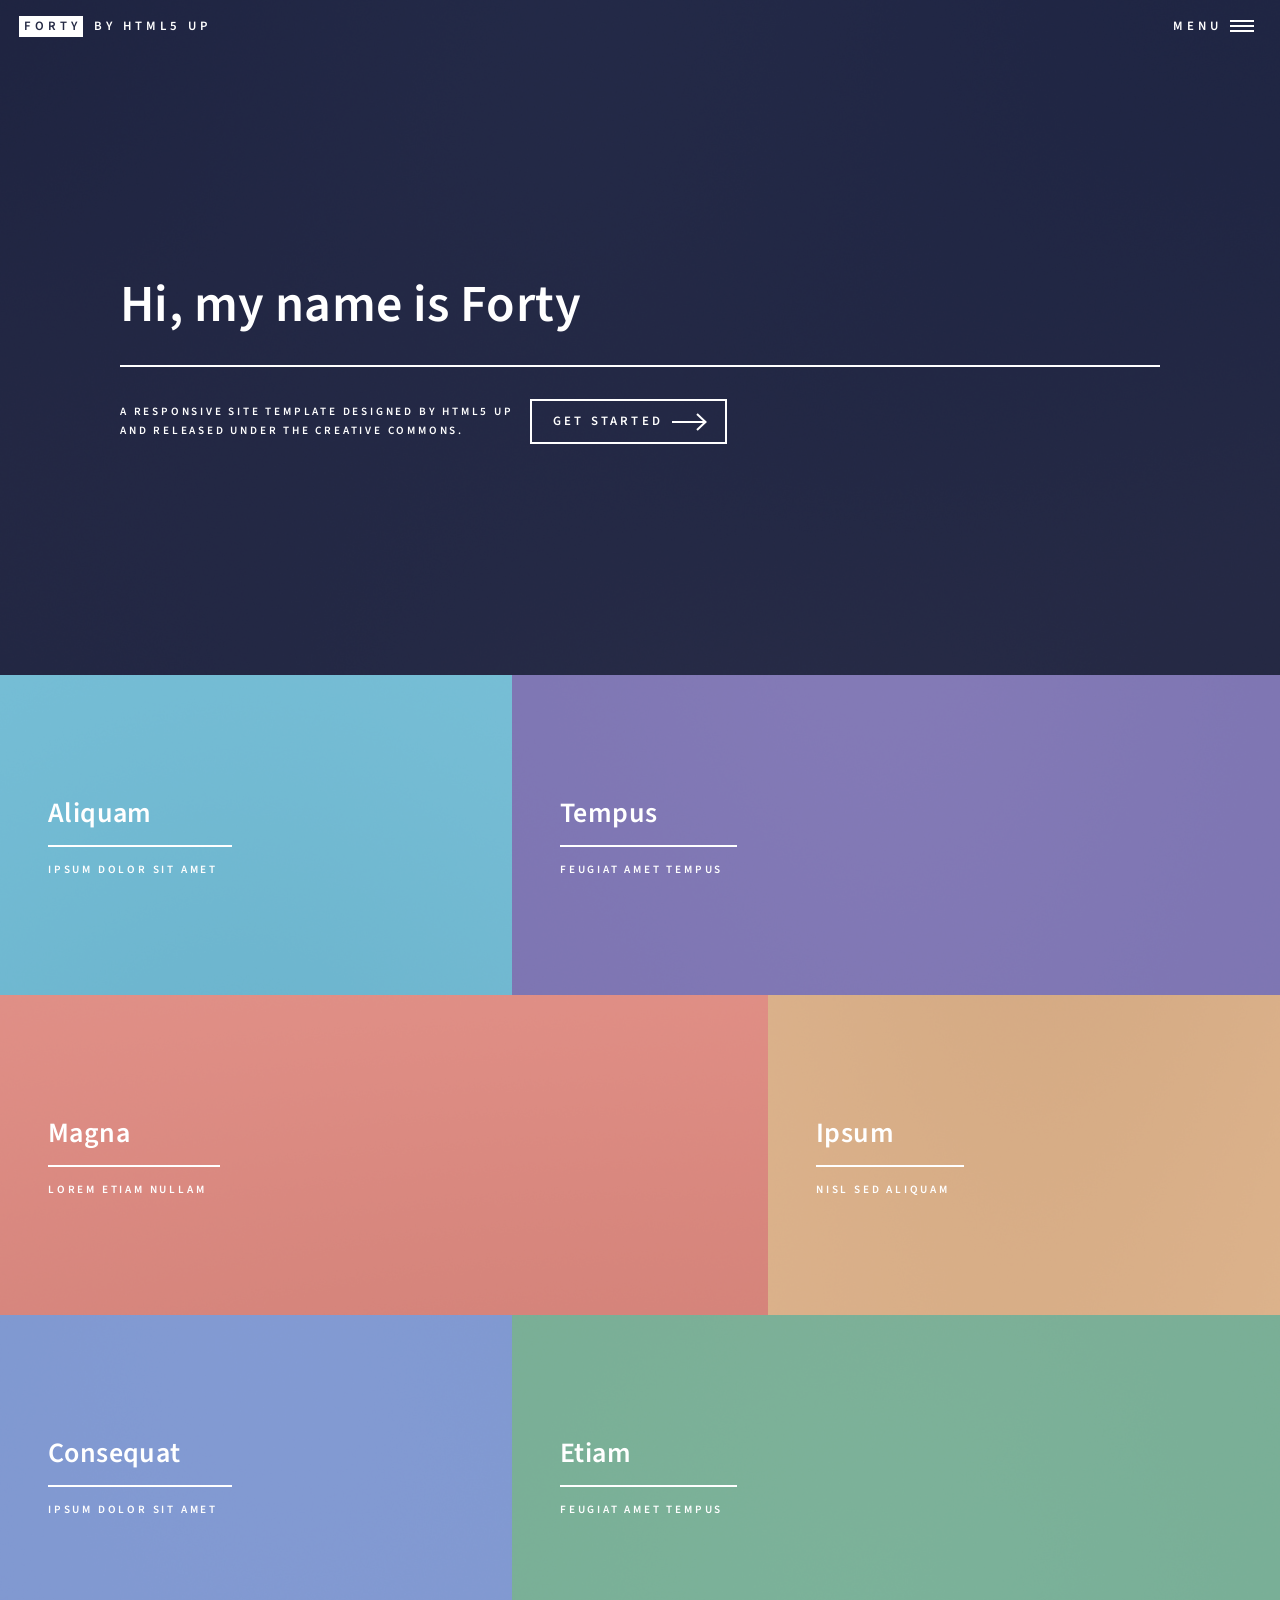
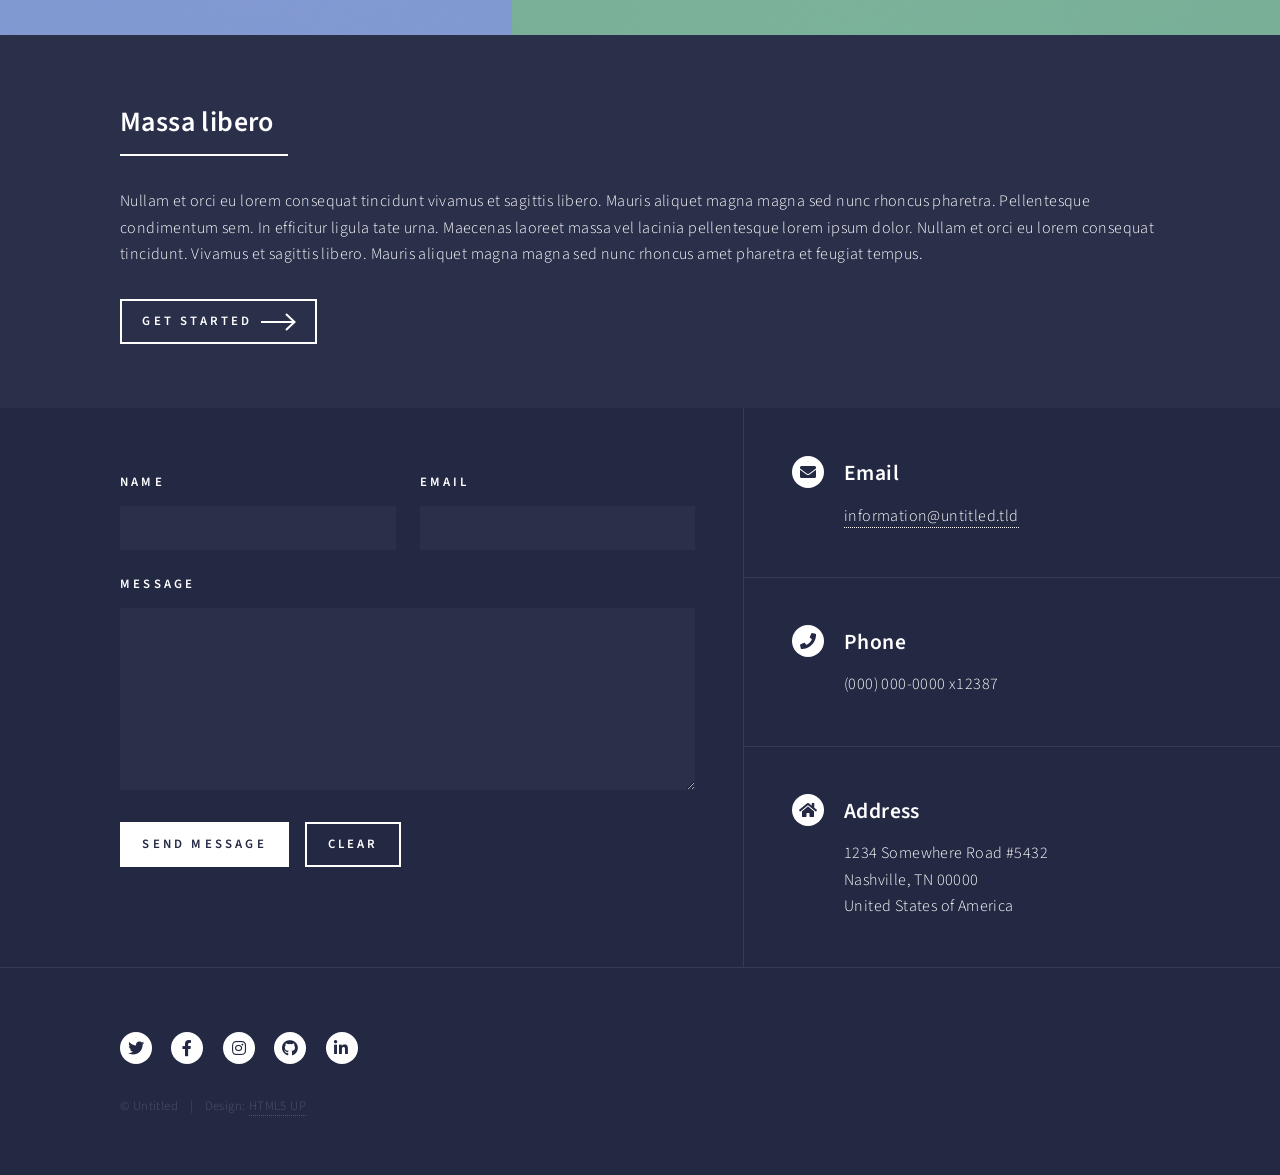
<file: FORTY/index.html>
<!DOCTYPE HTML>
<!--
	Forty by HTML5 UP
	html5up.net | @ajlkn
	Free for personal and commercial use under the CCA 3.0 license (html5up.net/license)
-->
<html>
	<head>
		<title>Forty by HTML5 UP</title>
		<meta charset="utf-8" />
		<meta name="viewport" content="width=device-width, initial-scale=1, user-scalable=no" />
		<link rel="stylesheet" href="assets/css/main.css" />
		<noscript><link rel="stylesheet" href="assets/css/noscript.css" /></noscript>
	</head>
	<body class="is-preload">

		<!-- Wrapper -->
			<div id="wrapper">

				<!-- Header -->
					<header id="header" class="alt">
						<a href="index.html" class="logo"><strong>Forty</strong> <span>by HTML5 UP</span></a>
						<nav>
							<a href="#menu">Menu</a>
						</nav>
					</header>

				<!-- Menu -->
					<nav id="menu">
						<ul class="links">
							<li><a href="index.html">Home</a></li>
							<li><a href="landing.html">Landing</a></li>
							<li><a href="generic.html">Generic</a></li>
							<li><a href="elements.html">Elements</a></li>
						</ul>
						<ul class="actions stacked">
							<li><a href="#" class="button primary fit">Get Started</a></li>
							<li><a href="#" class="button fit">Log In</a></li>
						</ul>
					</nav>

				<!-- Banner -->
					<section id="banner" class="major">
						<div class="inner">
							<header class="major">
								<h1>Hi, my name is Forty</h1>
							</header>
							<div class="content">
								<p>A responsive site template designed by HTML5 UP<br />
								and released under the Creative Commons.</p>
								<ul class="actions">
									<li><a href="#one" class="button next scrolly">Get Started</a></li>
								</ul>
							</div>
						</div>
					</section>

				<!-- Main -->
					<div id="main">

						<!-- One -->
							<section id="one" class="tiles">
								<article>
									<span class="image">
										<img src="images/pic01.jpg" alt="" />
									</span>
									<header class="major">
										<h3><a href="landing.html" class="link">Aliquam</a></h3>
										<p>Ipsum dolor sit amet</p>
									</header>
								</article>
								<article>
									<span class="image">
										<img src="images/pic02.jpg" alt="" />
									</span>
									<header class="major">
										<h3><a href="landing.html" class="link">Tempus</a></h3>
										<p>feugiat amet tempus</p>
									</header>
								</article>
								<article>
									<span class="image">
										<img src="images/pic03.jpg" alt="" />
									</span>
									<header class="major">
										<h3><a href="landing.html" class="link">Magna</a></h3>
										<p>Lorem etiam nullam</p>
									</header>
								</article>
								<article>
									<span class="image">
										<img src="images/pic04.jpg" alt="" />
									</span>
									<header class="major">
										<h3><a href="landing.html" class="link">Ipsum</a></h3>
										<p>Nisl sed aliquam</p>
									</header>
								</article>
								<article>
									<span class="image">
										<img src="images/pic05.jpg" alt="" />
									</span>
									<header class="major">
										<h3><a href="landing.html" class="link">Consequat</a></h3>
										<p>Ipsum dolor sit amet</p>
									</header>
								</article>
								<article>
									<span class="image">
										<img src="images/pic06.jpg" alt="" />
									</span>
									<header class="major">
										<h3><a href="landing.html" class="link">Etiam</a></h3>
										<p>Feugiat amet tempus</p>
									</header>
								</article>
							</section>

						<!-- Two -->
							<section id="two">
								<div class="inner">
									<header class="major">
										<h2>Massa libero</h2>
									</header>
									<p>Nullam et orci eu lorem consequat tincidunt vivamus et sagittis libero. Mauris aliquet magna magna sed nunc rhoncus pharetra. Pellentesque condimentum sem. In efficitur ligula tate urna. Maecenas laoreet massa vel lacinia pellentesque lorem ipsum dolor. Nullam et orci eu lorem consequat tincidunt. Vivamus et sagittis libero. Mauris aliquet magna magna sed nunc rhoncus amet pharetra et feugiat tempus.</p>
									<ul class="actions">
										<li><a href="landing.html" class="button next">Get Started</a></li>
									</ul>
								</div>
							</section>

					</div>

				<!-- Contact -->
					<section id="contact">
						<div class="inner">
							<section>
								<form method="post" action="#">
									<div class="fields">
										<div class="field half">
											<label for="name">Name</label>
											<input type="text" name="name" id="name" />
										</div>
										<div class="field half">
											<label for="email">Email</label>
											<input type="text" name="email" id="email" />
										</div>
										<div class="field">
											<label for="message">Message</label>
											<textarea name="message" id="message" rows="6"></textarea>
										</div>
									</div>
									<ul class="actions">
										<li><input type="submit" value="Send Message" class="primary" /></li>
										<li><input type="reset" value="Clear" /></li>
									</ul>
								</form>
							</section>
							<section class="split">
								<section>
									<div class="contact-method">
										<span class="icon solid alt fa-envelope"></span>
										<h3>Email</h3>
										<a href="#">information@untitled.tld</a>
									</div>
								</section>
								<section>
									<div class="contact-method">
										<span class="icon solid alt fa-phone"></span>
										<h3>Phone</h3>
										<span>(000) 000-0000 x12387</span>
									</div>
								</section>
								<section>
									<div class="contact-method">
										<span class="icon solid alt fa-home"></span>
										<h3>Address</h3>
										<span>1234 Somewhere Road #5432<br />
										Nashville, TN 00000<br />
										United States of America</span>
									</div>
								</section>
							</section>
						</div>
					</section>

				<!-- Footer -->
					<footer id="footer">
						<div class="inner">
							<ul class="icons">
								<li><a href="#" class="icon brands alt fa-twitter"><span class="label">Twitter</span></a></li>
								<li><a href="#" class="icon brands alt fa-facebook-f"><span class="label">Facebook</span></a></li>
								<li><a href="#" class="icon brands alt fa-instagram"><span class="label">Instagram</span></a></li>
								<li><a href="#" class="icon brands alt fa-github"><span class="label">GitHub</span></a></li>
								<li><a href="#" class="icon brands alt fa-linkedin-in"><span class="label">LinkedIn</span></a></li>
							</ul>
							<ul class="copyright">
								<li>&copy; Untitled</li><li>Design: <a href="https://html5up.net">HTML5 UP</a></li>
							</ul>
						</div>
					</footer>

			</div>

		<!-- Scripts -->
			<script src="assets/js/jquery.min.js"></script>
			<script src="assets/js/jquery.scrolly.min.js"></script>
			<script src="assets/js/jquery.scrollex.min.js"></script>
			<script src="assets/js/browser.min.js"></script>
			<script src="assets/js/breakpoints.min.js"></script>
			<script src="assets/js/util.js"></script>
			<script src="assets/js/main.js"></script>

	</body>
</html>
</file>
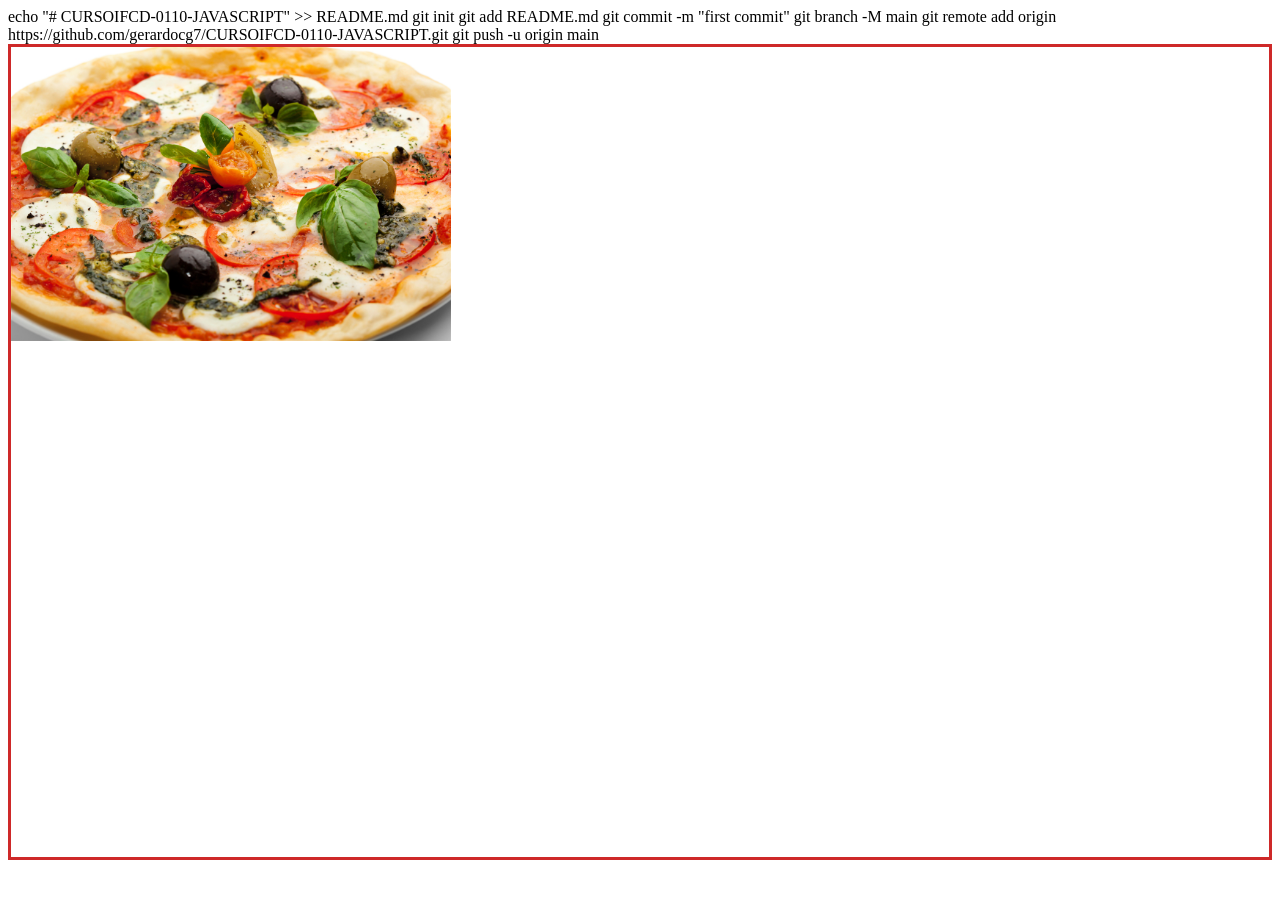
<file: CSS/alingcenter/index.html>
<!DOCTYPE html>
<html lang="en">
<head>echo "# CURSOIFCD-0110-JAVASCRIPT" >> README.md
git init
git add README.md
git commit -m "first commit"
git branch -M main
git remote add origin https://github.com/gerardocg7/CURSOIFCD-0110-JAVASCRIPT.git
git push -u origin main
    <meta charset="UTF-8">
    <meta http-equiv="X-UA-Compatible" content="IE=edge">
    <meta name="viewport" content="width=device-width, initial-scale=1.0">
    <title>Aling Center</title>
    <link href="index.css" rel="stylesheet"/>

    <style>
        .center {
          display: flex;
          justify-content: center;
          align-items: center;
          height: 200px;     
        }
    </style>

</head>

<body>

    <div id="borde">
    <img src="pizza.jpg" width="35%" >
       
    </div>     

</body>
</html>
</file>
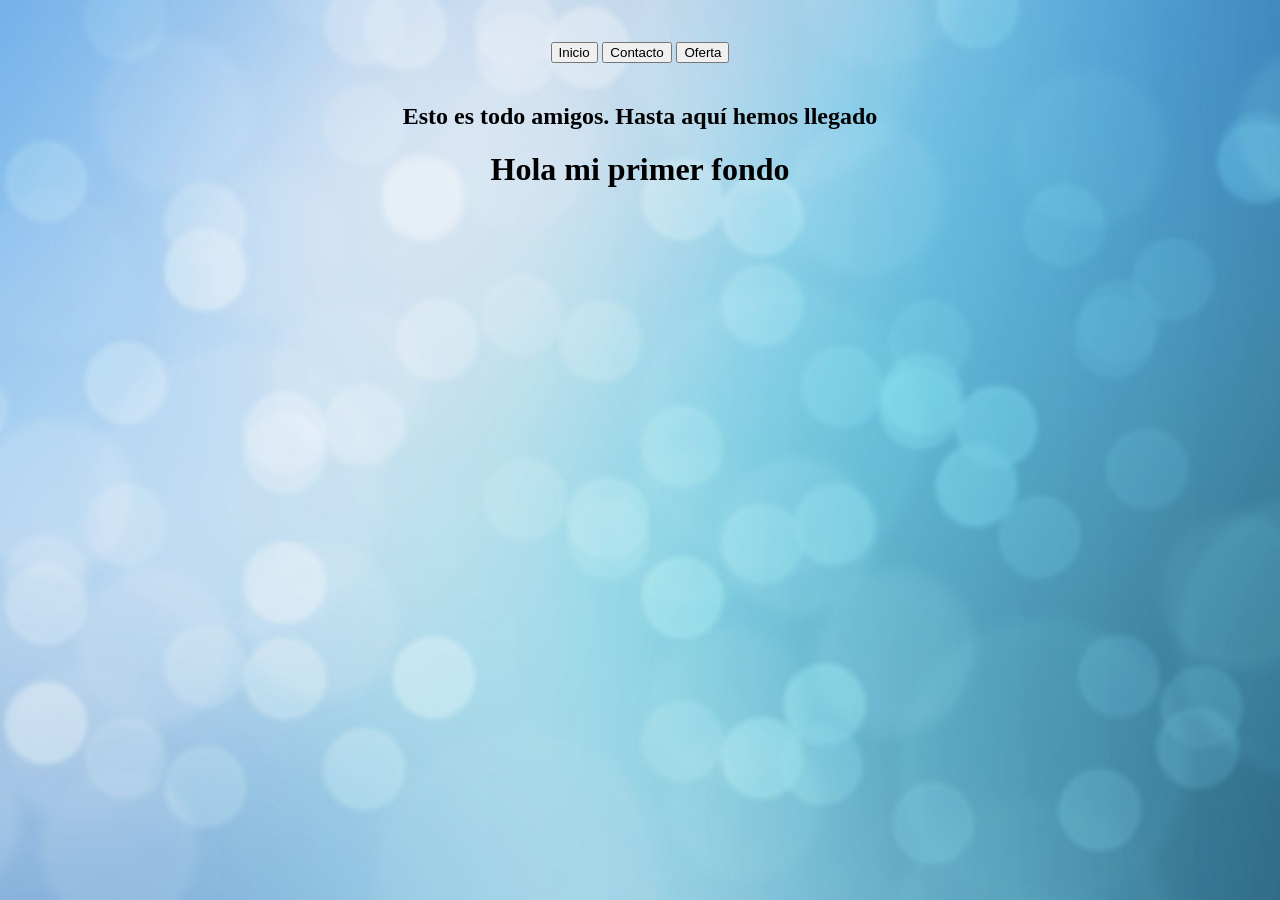
<file: CSS/ejercicio_22_06_13/index.html>
<!DOCTYPE html>
<html lang="en">
<head>
    <meta charset="UTF-8">
    <meta http-equiv="X-UA-Compatible" content="IE=edge">
    <meta name="viewport" content="width=device-width, initial-scale=1.0">
    <title>Mi Presentación</title>
    <link href="css/index.css" rel="stylesheet"/>
</head>

<body>
   <div id="fondo">           
   <h3>
      <button>Inicio<a href="Inicio.html"></a></button>       
      <button>Contacto<a href="Contacto.html"></a></button>     
      <button>Oferta<a href="Oferta.html"></a></button>      
  </h3>
        
   <h2>
      Esto es todo amigos. Hasta aquí hemos llegado    
   </h2>

   <h1>    
      Hola mi primer fondo      
   </h1>
  
   </div>  
     
</body>

</html>
</file>
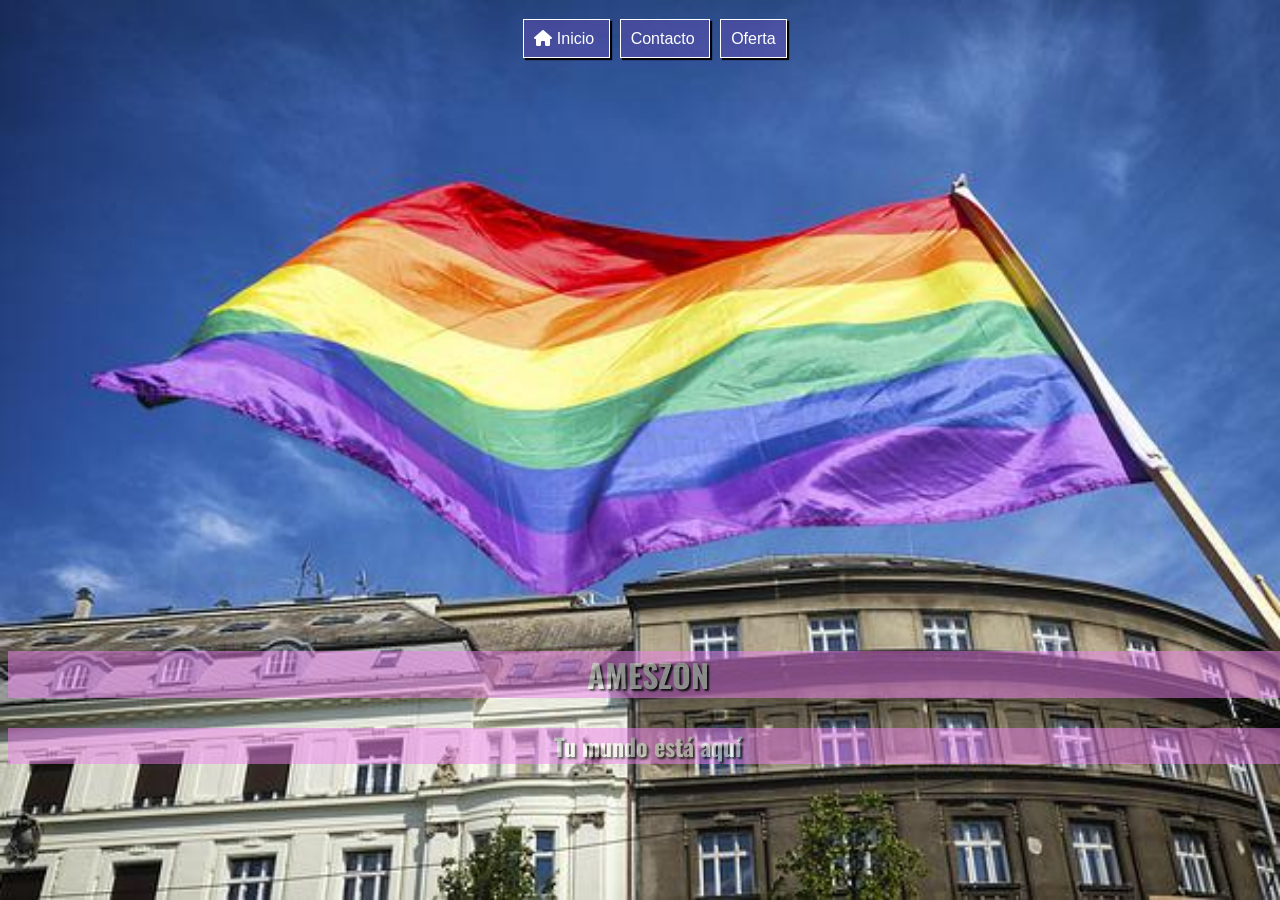
<file: CSS/ejercicio_22_07_04/index.html>
<!DOCTYPE html>
<html lang="en">
<head>
    <meta charset="UTF-8">
    <meta http-equiv="X-UA-Compatible" content="IE=edge">
    <meta name="viewport" content="width=device-width, initial-scale=1.0">
    <link rel="icon" href="img/promotv144.png">
    <title>Hola Background</title>
    <link href="css/index.css" rel="stylesheet" />
    <link href="https://cdnjs.cloudflare.com/ajax/libs/font-awesome/6.1.1/css/all.min.css" rel="stylesheet" />
</head>

<body>
    <!-- Header. esto se insertará dinámicamente con Javascript -->
    <header>
        <nav>
            <a href="index.html">
                <i class="fa-solid fa-house"> </i> Inicio
            </a>
            <a href="contacto.html">
                Contacto
            </a>
            <a href="oferta.html">
                Oferta
            </a>
        </nav>
    </header>
    <div class="background">
        <!--
        Vamos a vincular una hoja de estilos externa y vamos a crear una página
        con un fondo de imagen que cubre toda la página y un título cabacera h1 centrado encima de la
        imagen con color de texto en blanco y sombra de texto.
    -->
    </div>
    
    <h2 class="anih2">Tu mundo está aquí</h2>
    <h1 class="anih1">AMESZON</h1>

</body>

</html>
</file>
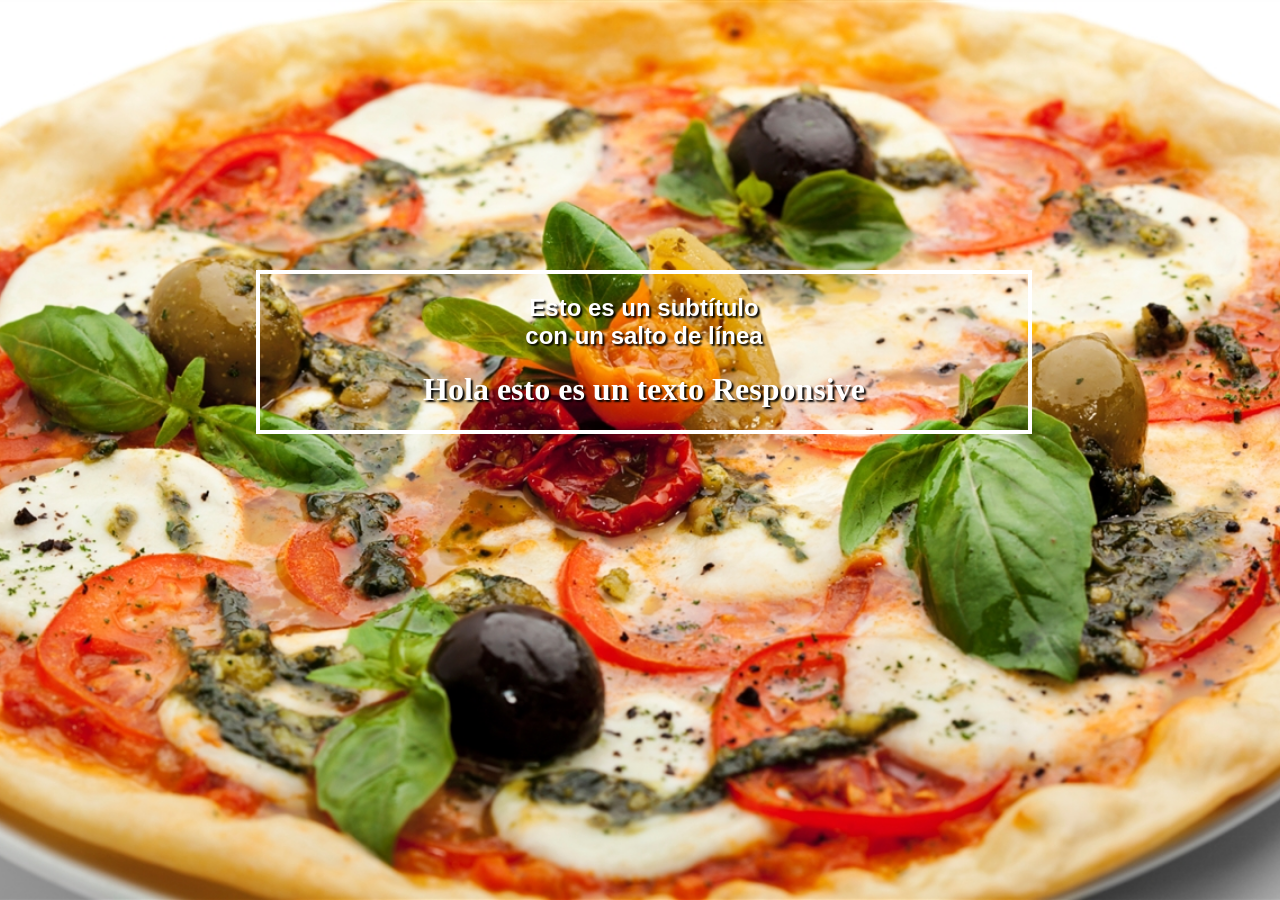
<file: CSS/fonts_style/index.html>
<!DOCTYPE html>
<html lang="en">
<head>
    <meta charset="UTF-8">
    <meta http-equiv="X-UA-Compatible" content="IE=edge">
    <meta name="viewport" content="width=device-width, initial-scale=1.0">
    <title>Fonts</title>
    <link href="index.css" rel="stylesheet"/>
    
</head>
<body>
    <!--Vamos a vincular una hoja de estilos-->
    
    <div id="fondo">

    </div>
    
    <div id="centrado">

       <h2>
            Esto es un subtítulo<br>
            con un salto de línea
       </h2>

       <h1>
            Hola esto es un texto Responsive
       </h1>
    </div>
       
</body>

</html>
</file>
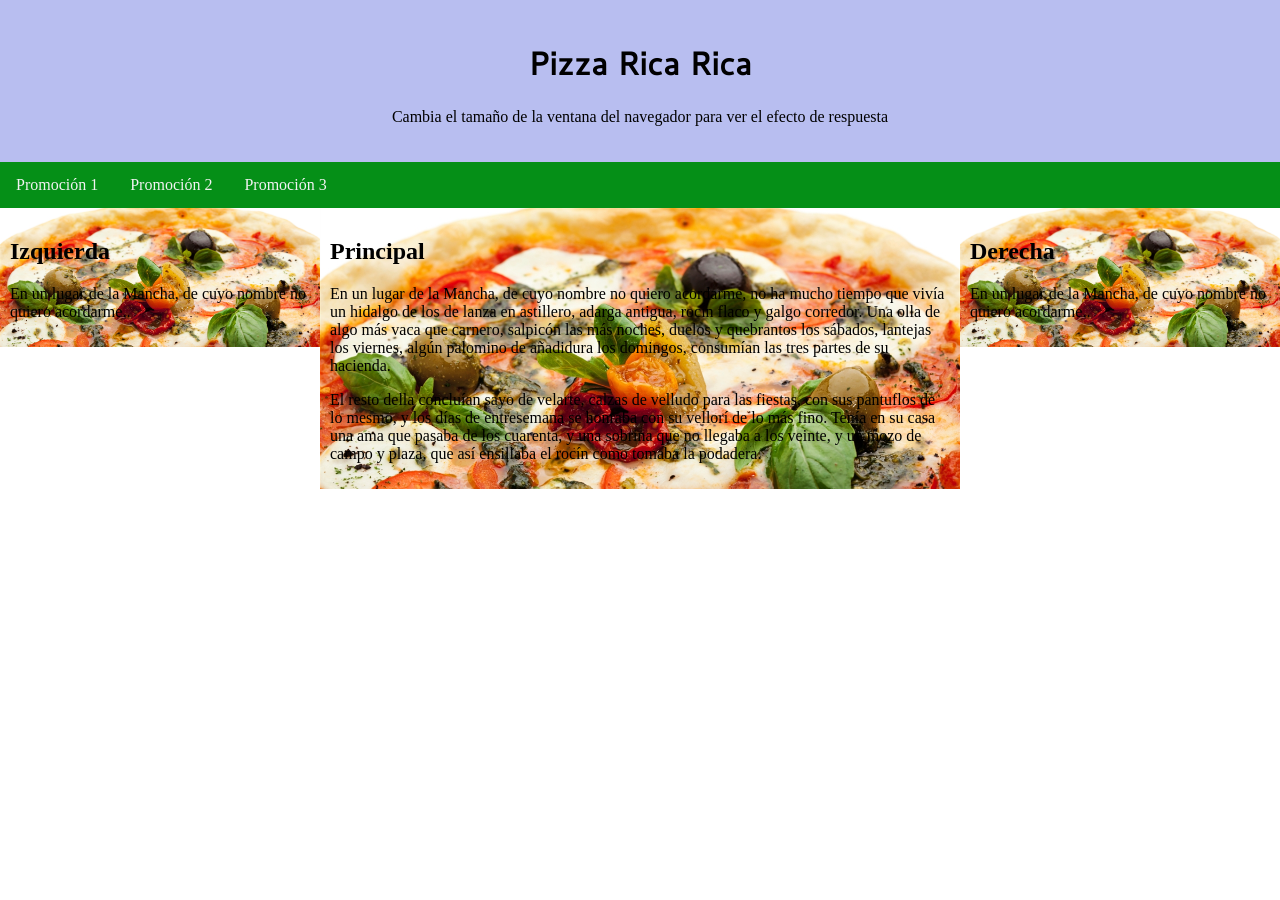
<file: CSS/layout/index.html>
<!DOCTYPE html>
<html lang="en">
<head>
<title>Layout</title>
<meta charset="utf-8">
<meta name="viewport" content="width=device-width, initial-scale=1">
<style>
  @font-face{
    font-family: 'Cantar';
    src: url('cantarell/Cantarell-Regular.ttf');
}
.cantarell{
    font-family:'Cantar';
}
 
* {
  box-sizing: border-box;
}

body {
  margin: 0;
}

/* Style the header */
.header {
  background-color: #b8bef0;
  padding: 20px;
  text-align: center;
}

/* Style the top navigation bar */
.topnav {
  overflow: hidden;
  background-color: rgb(5, 143, 23);
}

/* Style the topnav links */
.topnav a {
  float: left;
  display: block;
  color: #f2f2f2;
  text-align: center;
  padding: 14px 16px;
  text-decoration: none;
}

/* Change color on hover */
.topnav a:hover {
  background-color: #ddd;
  color: black;
}

/* Create three unequal columns that floats next to each other */
.column {
  background-image: url(../layout/pizza.jpg);
  background-size: cover;
  float: left;
  padding: 10px;
}

/* Left and right column */
.column.side {
  width: 25%;
}

/* Middle column */
.column.middle {
  width: 50%;
}

/* Clear floats after the columns */
.row:after {
  content: "";
  display: table;
  clear: both;
}

/* Responsive layout - makes the three columns stack on top of each other instead of next to each other */
@media screen and (max-width: 600px) {
  .column.side, .column.middle {
    width: 100%;
  }
}
</style>
</head>
<body>

<div class="header">
  <h1 class="cantarell">Pizza Rica Rica</h1>
  <p>Cambia el tamaño de la ventana del navegador para ver el efecto de respuesta</p>
</div>

<div class="topnav">
  <a href="Promocion 1.html">Promoción 1</a>
  <a href="Promocion 2.html">Promoción 2</a>
  <a href="Promocion 3.html">Promoción 3</a>
</div>

<div class="row">
  <div class="column side">
    <h2>Izquierda</h2>
    <p>En un lugar de la Mancha, de cuyo nombre no quiero acordarme..</p>
  </div>
  
  <div class="column middle">
    <h2>Principal</h2>
    <p> En un lugar de la Mancha, de cuyo nombre no quiero acordarme, no ha mucho tiempo que vivía un hidalgo de los de lanza en astillero, adarga antigua, rocín flaco y galgo corredor. 
      Una olla de algo más vaca que carnero, salpicón las más noches, duelos y quebrantos los sábados, lantejas los viernes, algún palomino de añadidura los domingos, 
      consumían las tres partes de su hacienda.</p>
    <p>El resto della concluían sayo de velarte, calzas de velludo para las fiestas, con sus pantuflos de lo mesmo, 
      y los días de entresemana se honraba con su vellorí de lo más fino. Tenía en su casa una ama que pasaba de los cuarenta, 
      y una sobrina que no llegaba a los veinte, y un mozo de campo y plaza, que así ensillaba el rocín como tomaba la podadera.</p>
  </div>
  
  <div class="column side">
    <h2>Derecha</h2>
    <p>En un lugar de la Mancha, de cuyo nombre no quiero acordarme..</p>
  </div>
</div>
  
</body>
</html>
</file>
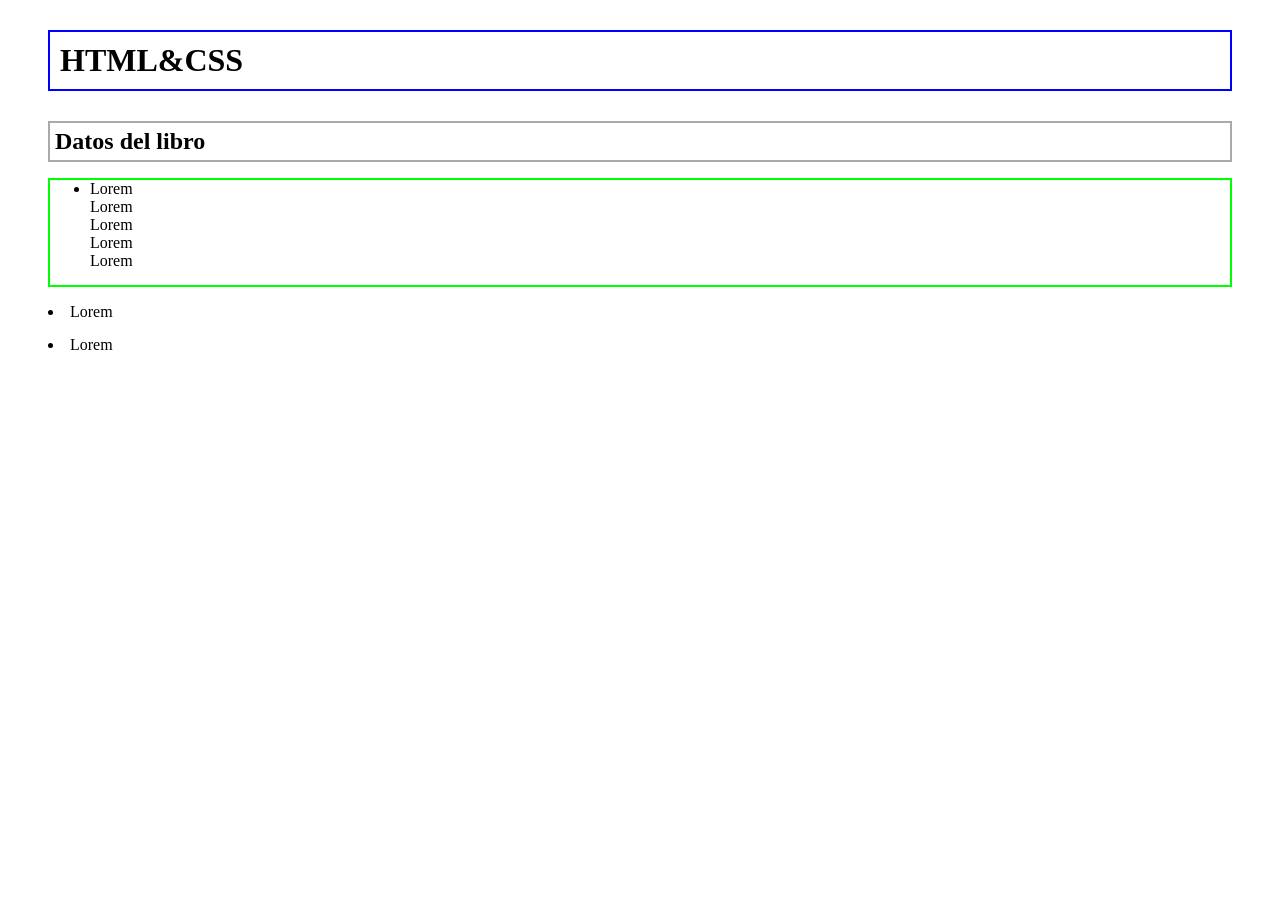
<file: CSS/modelo-caja/index.html>
<!DOCTYPE html>
<html lang="en">
<head>
    <meta charset="UTF-8">
    <meta http-equiv="X-UA-Compatible" content="IE=edge">
    <meta name="viewport" content="width=device-width, initial-scale=1.0">
    <title>Modelo Caja o Box Model</title>
    <link href="index.css" rel="stylesheet"/>
</head>
<body>
   <h1>HTML&CSS</h1> 
<h2 id="Datos del libro">Datos del libro</h2>
   
        <ul id="datos">
            <li>
                Lorem <br>
                Lorem <br> 
                Lorem <br> 
                Lorem <br> 
                Lorem <br> 
            </li>
        </ul>    
    </h2>

   
       </li>
          <p>

          </p>
          <p>

          </p>
          <p>

          </p>
       <li>
        Lorem
    </li>
    <li>
        Lorem
    </li>
    </ul>
    

</body>
</html>
</file>
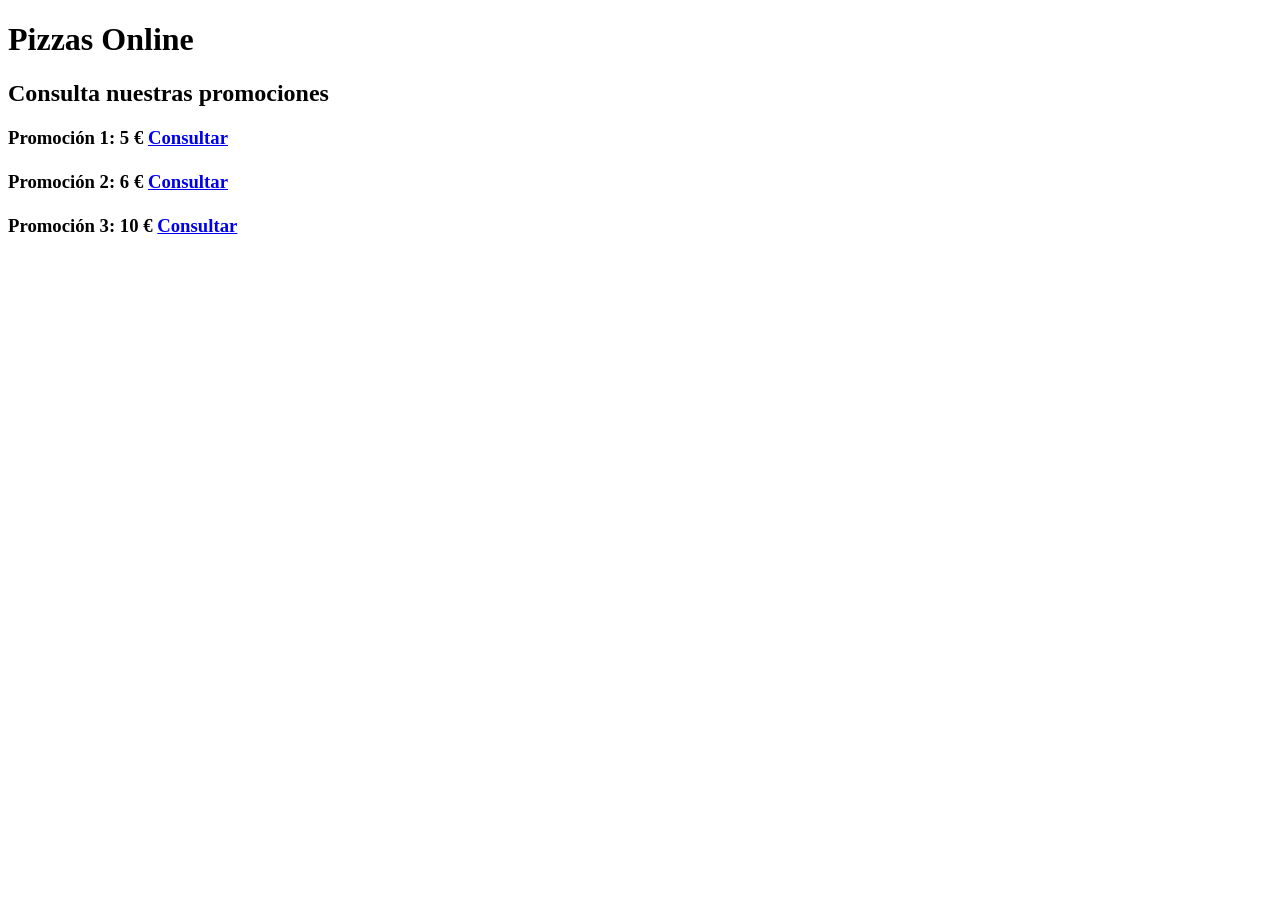
<file: HTML/ejercicio_pizza/index.html>
<!DOCTYPE html>
<html lang="en">
<head>
    <meta charset="UTF-8">
    <meta http-equiv="X-UA-Compatible" content="IE=edge">
    <meta name="viewport" content="width=device-width, initial-scale=1.0">
    <title>ejercicio_pizza_gerardo</title>
</head>
<body>
    
    <h1>
        Pizzas Online
    </h1>
    <h2>
        Consulta nuestras promociones
    </h2>
    <h3>
        <!--Creo los accesos directos a las otras páginas, así muestro contenido de otras páginas en la principal-->
        Promoción 1: 5 € <a href="Promocion 1.html">Consultar</a><br><br>
        Promoción 2: 6 € <a href="Promocion 2.html">Consultar</a><br><br>
        Promoción 3: 10 € <a href="Promocion 3.html">Consultar</a><br><br><br><br>
    </h3>
   
</body>
</html>
</file>
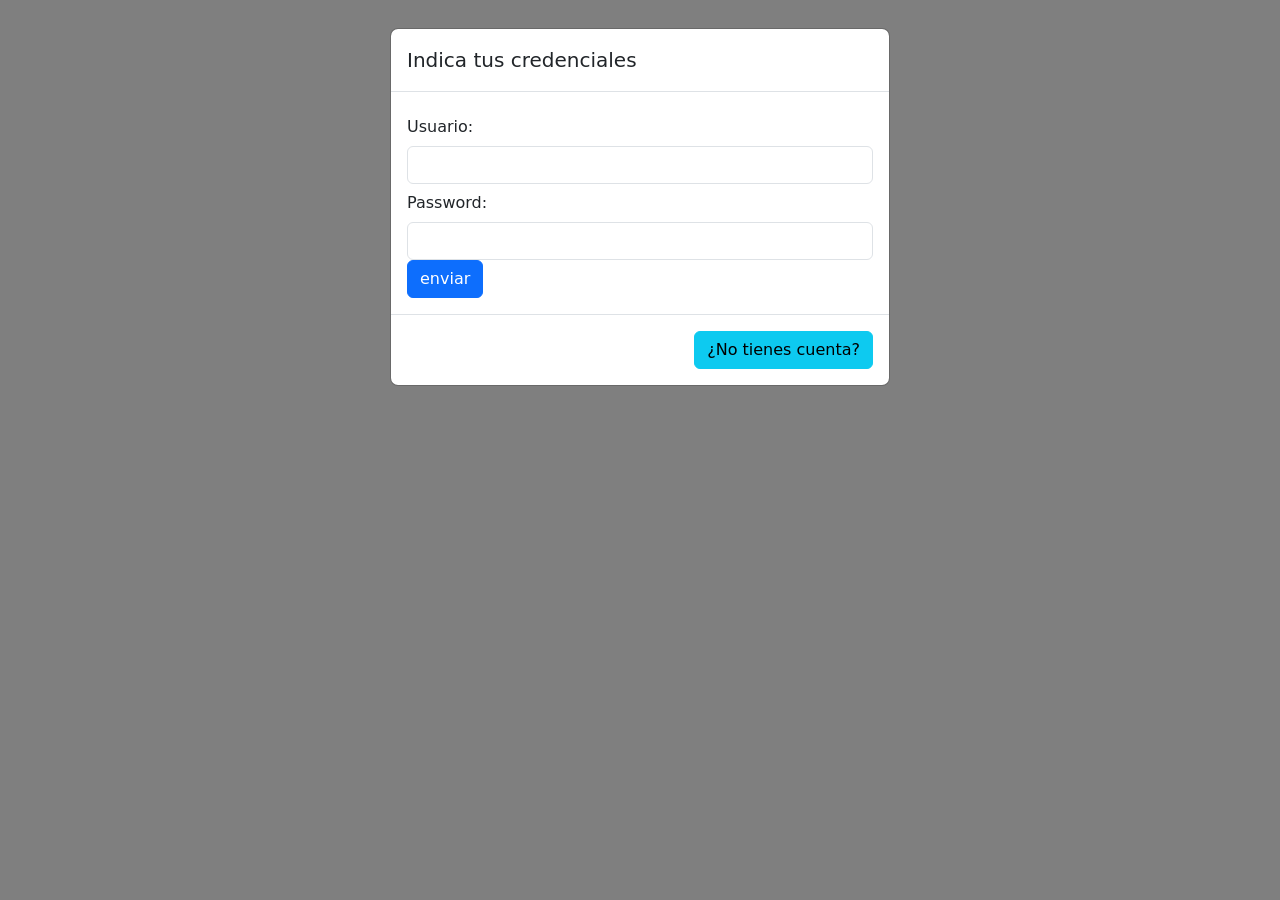
<file: JS/LOGINPHP/index.html>
<!DOCTYPE html>
<html lang="en">
<head>
  <meta charset="UTF-8">
  <meta http-equiv="X-UA-Compatible" content="IE=edge">
  <meta name="viewport" content="width=device-width, initial-scale=1.0">
  <title>Login usuarios</title>
  <script src="https://ajax.googleapis.com/ajax/libs/jquery/3.6.0/jquery.min.js"></script>
  <!-- CSS only -->
  <link href="https://cdn.jsdelivr.net/npm/bootstrap@5.2.0-beta1/dist/css/bootstrap.min.css" rel="stylesheet"
    integrity="sha384-0evHe/X+R7YkIZDRvuzKMRqM+OrBnVFBL6DOitfPri4tjfHxaWutUpFmBp4vmVor" crossorigin="anonymous">
  <!-- JavaScript Bundle with Popper -->
  <script src="https://cdn.jsdelivr.net/npm/bootstrap@5.2.0-beta1/dist/js/bootstrap.bundle.min.js"
    integrity="sha384-pprn3073KE6tl6bjs2QrFaJGz5/SUsLqktiwsUTF55Jfv3qYSDhgCecCxMW52nD2"
    crossorigin="anonymous"></script>
  <link href="https://cdnjs.cloudflare.com/ajax/libs/font-awesome/6.2.0/css/all.min.css" rel="stylesheet">
  <style>
    #abremodal {
      display: none;
    }
  </style>
</head>
    
      <!-- Google tag (gtag.js) -->
  <script async src="https://www.googletagmanager.com/gtag/js?id=G-RDE0MERL4N"></script>
  <script>
  window.dataLayer = window.dataLayer || [];
  function gtag(){dataLayer.push(arguments);}
  gtag('js', new Date());

  gtag('config', 'G-RDE0MERL4N');
  </script>

<body>
  <!--Contenido que solo ve el usuario logueado-->
  <div id="bienvenida" style="display: none;margin:30px">
    <h1 style="text-align: center;">Mi playlist</h1>
  <div id="nav">
    <a href="miscanciones.html" class="btn btn-success">Mis canciones <i class="fa fa-music"></i></a>
    <a href="perfil.html" class="btn btn-success">Ir a mi perfil <i class="fa fa-user"></i></a>
 
    <button class="btn btn-success" onclick="cerrarSesion()">
      Cerrar sesion
    </button>
  </div>
    <h5 id="errMsg"></h5>
  </div>
  <!--Botón para abrir el modal-->
  <button id="abremodal" class="btn btn-success" style="display: none">Login</button>

  <!--HTML que dibuja el modal que por defecto está en oculto (display none)-->
  <div id="elModal" class="modal fade" tabindex="-1" role="dialog">
    <div class="modal-dialog" role="document">
      <div class="modal-content">
        <div class="modal-header">
          <h5 class="modal-title">Indica tus credenciales</h5>
          <!-- <button type="button" class="close" data-bs-dismiss="modal" aria-label="Close">
            <span aria-hidden="true">&times;</span>
          </button> -->
        </div>
        <div class="modal-body">
          <form name="login" id="login">
            <div class="form-group">
              <label for="user" class="col-form-label">Usuario: </label>
              <input type="text" class="form-control" name="user" id="user">
            </div>
            <div class="form-group">
              <label for="password" class="col-form-label">Password: </label>
              <input type="password" class="form-control" id="password" name="password" />
            </div>
            <input type="submit" class="btn btn-primary" id="boton" value="enviar">
          </form>
        </div>
        <div class="modal-footer">
          <button class="btn btn-info" onclick="location.href='registro.html'">¿No tienes cuenta?</button>
          <!--   <button type="button" class="btn btn-secondary" data-bs-dismiss="modal">Close</button>-->
        </div>
      </div>
    </div>
  </div>
  <script>
    let cerrarSesion = function () {
      sessionStorage.removeItem('esLogin');
      sessionStorage.removeItem('password');
      //  window.location.href="/LOGINPHP";
      $("#elModal").modal('show');
      $('#bienvenida').hide();
    }
    $(document).ready(function () {
      // (javascript) window.onload = function(){}
      let esLogin = sessionStorage.getItem('esLogin') || false;
      let pass = sessionStorage.getItem('password') || false;
      let path = "http://localhost/CURSO-IFCD0110/LOGINPHP/";
      if (!esLogin) {
        $("#elModal").modal('show');
        // document.getElementById('elModal').modal('show')

      } else {
        $('#bienvenida').show('slow'); // jQuery
        //document.getelementById('bienvenida').style.display='block';  // document.getelementById('bienvenida').style.display='block' 
        $("#elModal").modal('hide');
      }
      $('#abremodal').on('click', function () {
        // El evento click en el botón abrir modal (o ,login)
        $("#elModal").modal('show');
      })
      $('#login').on('submit', function (e) {
        $('#abremodal').show(); 
        //formul.onsubmit = function (e) {  
        e.preventDefault();
        async function envio() { // Declaramos la función que enivará los datos
          let path = "http://localhost/CURSO-IFCD0110/LOGINPHP/";
          //  dni();
          const datos = new FormData(e.target); // Aquí recogemos los datos del form                            // convertidos a objeto
          let toSend = Object.fromEntries(datos); // Creamos el objeto tipo jSon que enviaremos
          
          let enviar = await fetch(path + 'login.php', // Enviamos los datos a la url path + endpoint
            { // 2º parámetro: Ajustes
              method: 'POST', // POST, GET, PUT , DELETE ..
              body: JSON.stringify(toSend)
            }).then(async response => {
              $("#elModal").modal('hide');
              
              if (response.status != 200) {
                $('#bienvenida h1').text('ERROR: User o Password incorrectos');
                $('#errMsg').append(JSON.stringify(e));
                $('#errMsg').show();
                $('#abremodal').show();
                $('#bienvenida').show('slow');
                $('#nav').hide();
                return false;
              } else { 
                
                sessionStorage.setItem('esLogin', toSend.user);
                sessionStorage.setItem('password', toSend.password);
                $('#errMsg').hide();
                $('#bienvenida h1').text('Bienvenido de nuevo: ' + toSend.user);
                $('#bienvenida').show();
                $('#abremodal').hide();
                $('#nav').show();
              }
           //   location.reload();
            }).catch(error => {
              $('#bienvenida h1').text('Hubo algún error ¿Tienes conexión?');
              $('#bienvenida').show();
              $("#elModal").modal('hide');
            });
          $("#elModal").modal('hide');
        }
        envio();
      })
    });
  </script>
</body>
</html>
</file>
<file: FORTY/assets/css/noscript.css>
/*
	Forty by HTML5 UP
	html5up.net | @ajlkn
	Free for personal and commercial use under the CCA 3.0 license (html5up.net/license)
*/

/* Banner */

	body.is-preload #banner:after {
		opacity: 0.85;
	}

	body.is-preload #banner > .inner {
		-moz-filter: none;
		-webkit-filter: none;
		-ms-filter: none;
		filter: none;
		-moz-transform: none;
		-webkit-transform: none;
		-ms-transform: none;
		transform: none;
		opacity: 1;
	}
</file>
<file: CSS/alingcenter/index.css>
#borde{
    border: 3px solid rgb(206, 41, 41) ;
    height:90vh;
}
#imagen{
    display: flex;
    justify-content: center;
    align-items: center;
             
 }
</file>
<file: CSS/ejercicio_22_06_13/css/index.css>
#fondo{
    background-image: url('../img/26171.jpg');
    background-repeat: no-repeat;
    background-size: cover;
    width:100%;
    height:100vh; /*vh= viewport height*/
    position: absolute;
    top:0;
    left:0; 
    background-position: center;

}
#fondo2{
    background-image: url('../img/pizza.jpg');
    background-repeat: no-repeat;
    background-size: cover;
    width:100%;
    height:100vh; /*vh= viewport height*/
    position: absolute;
    top:0;
    left:0; 
    background-position: center;

}

h3{
    border: 0px solid #00F;
    margin-top:30px;
    margin-bottom:30px;
    padding: 10px;
    text-align: center;
}

h2{
    text-align: center;
    vertical-align: middle;
}

h1{
    text-align: center;
    vertical-align: middle;
}
</file>
<file: CSS/fonts_style/index.css>
/*poner fondo a toda la página en el body*/

/*body{    
    background-image: url('../img/pizza.jpg');
    background-repeat: no-repeat;
    background-size: cover;
}*/
@import url('https://fonts.google.com/?query=cantar');
h1{
    font-family: 'cantar';
}

#fondo{
    background-image: url('img/pizza.jpg');
    background-repeat: no-repeat;
    background-size: cover;
    width:100%;
    height:100vh; /*vh= viewport height*/
    position: absolute;
    top:0;
    left:0; 
    background-position: center;
    z-index: 0;
}

#centrado{
    border:4px solid white;
    width:60%;
    position: absolute;
    left:20%;
    top:30%;
    color:#ffffff;
    text-shadow: 2px 2px 2px #000000;
    text-align: center;
}
h2{
    font-family: Arial, Helvetica, sans-serif ;
}
</file>
<file: CSS/modelo-caja/index.css>
h1{
    border: 2px solid  #00F;
    margin-top: 30px;
    margin-bottom: 30px;
    padding: 10px;
}
h2{
    border: 2px solid  #AAA;
    padding: 5px;
    margin-top: 15px;
    margin-bottom: 15px;
}
ul{
    border: 2px solid #0F0
}
body{
    padding-left: 40px ;
    padding-right: 40px;
}
li{
    margin-bottom:  15px ;
}
#datos{
    margin-bottom: 0;
}
#Datos del libro{
    box-shadow: 2px 2px 1px #000;
}
</file>
<file: FORTY/assets/css/main.css>
@import url(fontawesome-all.min.css);
@import url("https://fonts.googleapis.com/css?family=Source+Sans+Pro:300,300italic,600,600italic");

/*
	Forty by HTML5 UP
	html5up.net | @ajlkn
	Free for personal and commercial use under the CCA 3.0 license (html5up.net/license)
*/

html, body, div, span, applet, object,
iframe, h1, h2, h3, h4, h5, h6, p, blockquote,
pre, a, abbr, acronym, address, big, cite,
code, del, dfn, em, img, ins, kbd, q, s, samp,
small, strike, strong, sub, sup, tt, var, b,
u, i, center, dl, dt, dd, ol, ul, li, fieldset,
form, label, legend, table, caption, tbody,
tfoot, thead, tr, th, td, article, aside,
canvas, details, embed, figure, figcaption,
footer, header, hgroup, menu, nav, output, ruby,
section, summary, time, mark, audio, video {
	margin: 0;
	padding: 0;
	border: 0;
	font-size: 100%;
	font: inherit;
	vertical-align: baseline;}

article, aside, details, figcaption, figure,
footer, header, hgroup, menu, nav, section {
	display: block;}

body {
	line-height: 1;
}

ol, ul {
	list-style: none;
}

blockquote, q {
	quotes: none;
}

	blockquote:before, blockquote:after, q:before, q:after {
		content: '';
		content: none;
	}

table {
	border-collapse: collapse;
	border-spacing: 0;
}

body {
	-webkit-text-size-adjust: none;
}

mark {
	background-color: transparent;
	color: inherit;
}

input::-moz-focus-inner {
	border: 0;
	padding: 0;
}

input, select, textarea {
	-moz-appearance: none;
	-webkit-appearance: none;
	-ms-appearance: none;
	appearance: none;
}

/* Basic */

	@-ms-viewport {
		width: device-width;
	}

	body {
		-ms-overflow-style: scrollbar;
	}

	@media screen and (max-width: 480px) {

		html, body {
			min-width: 320px;
		}

	}

	html {
		box-sizing: border-box;
	}

	*, *:before, *:after {
		box-sizing: inherit;
	}

	body {
		background: #242943;
	}

		body.is-preload *, body.is-preload *:before, body.is-preload *:after {
			-moz-animation: none !important;
			-webkit-animation: none !important;
			-ms-animation: none !important;
			animation: none !important;
			-moz-transition: none !important;
			-webkit-transition: none !important;
			-ms-transition: none !important;
			transition: none !important;
		}

/* Type */

	body, input, select, textarea {
		color: #ffffff;
		font-family: "Source Sans Pro", Helvetica, sans-serif;
		font-size: 17pt;
		font-weight: 300;
		letter-spacing: 0.025em;
		line-height: 1.65;
	}

		@media screen and (max-width: 1680px) {

			body, input, select, textarea {
				font-size: 14pt;
			}

		}

		@media screen and (max-width: 1280px) {

			body, input, select, textarea {
				font-size: 12pt;
			}

		}

		@media screen and (max-width: 360px) {

			body, input, select, textarea {
				font-size: 11pt;
			}

		}

	a {
		-moz-transition: color 0.2s ease-in-out, border-bottom-color 0.2s ease-in-out;
		-webkit-transition: color 0.2s ease-in-out, border-bottom-color 0.2s ease-in-out;
		-ms-transition: color 0.2s ease-in-out, border-bottom-color 0.2s ease-in-out;
		transition: color 0.2s ease-in-out, border-bottom-color 0.2s ease-in-out;
		border-bottom: dotted 1px;
		color: inherit;
		text-decoration: none;
	}

		a:hover {
			border-bottom-color: transparent;
			color: #9bf1ff !important;
		}

		a:active {
			color: #53e3fb !important;
		}

	strong, b {
		color: #ffffff;
		font-weight: 600;
	}

	em, i {
		font-style: italic;
	}

	p {
		margin: 0 0 2em 0;
	}

	h1, h2, h3, h4, h5, h6 {
		color: #ffffff;
		font-weight: 600;
		line-height: 1.65;
		margin: 0 0 1em 0;
	}

		h1 a, h2 a, h3 a, h4 a, h5 a, h6 a {
			color: inherit;
			border-bottom: 0;
		}

	h1 {
		font-size: 2.5em;
	}

	h2 {
		font-size: 1.75em;
	}

	h3 {
		font-size: 1.35em;
	}

	h4 {
		font-size: 1.1em;
	}

	h5 {
		font-size: 0.9em;
	}

	h6 {
		font-size: 0.7em;
	}

	@media screen and (max-width: 736px) {

		h1 {
			font-size: 2em;
		}

		h2 {
			font-size: 1.5em;
		}

		h3 {
			font-size: 1.25em;
		}

	}

	sub {
		font-size: 0.8em;
		position: relative;
		top: 0.5em;
	}

	sup {
		font-size: 0.8em;
		position: relative;
		top: -0.5em;
	}

	blockquote {
		border-left: solid 4px rgba(212, 212, 255, 0.1);
		font-style: italic;
		margin: 0 0 2em 0;
		padding: 0.5em 0 0.5em 2em;
	}

	code {
		background: rgba(212, 212, 255, 0.035);
		font-family: "Courier New", monospace;
		font-size: 0.9em;
		margin: 0 0.25em;
		padding: 0.25em 0.65em;
	}

	pre {
		-webkit-overflow-scrolling: touch;
		font-family: "Courier New", monospace;
		font-size: 0.9em;
		margin: 0 0 2em 0;
	}

		pre code {
			display: block;
			line-height: 1.75;
			padding: 1em 1.5em;
			overflow-x: auto;
		}

	hr {
		border: 0;
		border-bottom: solid 1px rgba(212, 212, 255, 0.1);
		margin: 2em 0;
	}

		hr.major {
			margin: 3em 0;
		}

	.align-left {
		text-align: left;
	}

	.align-center {
		text-align: center;
	}

	.align-right {
		text-align: right;
	}

/* Row */

	.row {
		display: flex;
		flex-wrap: wrap;
		box-sizing: border-box;
		align-items: stretch;
	}

		.row > * {
			box-sizing: border-box;
		}

		.row.gtr-uniform > * > :last-child {
			margin-bottom: 0;
		}

		.row.aln-left {
			justify-content: flex-start;
		}

		.row.aln-center {
			justify-content: center;
		}

		.row.aln-right {
			justify-content: flex-end;
		}

		.row.aln-top {
			align-items: flex-start;
		}

		.row.aln-middle {
			align-items: center;
		}

		.row.aln-bottom {
			align-items: flex-end;
		}

		.row > .imp {
			order: -1;
		}

		.row > .col-1 {
			width: 8.33333%;
		}

		.row > .off-1 {
			margin-left: 8.33333%;
		}

		.row > .col-2 {
			width: 16.66667%;
		}

		.row > .off-2 {
			margin-left: 16.66667%;
		}

		.row > .col-3 {
			width: 25%;
		}

		.row > .off-3 {
			margin-left: 25%;
		}

		.row > .col-4 {
			width: 33.33333%;
		}

		.row > .off-4 {
			margin-left: 33.33333%;
		}

		.row > .col-5 {
			width: 41.66667%;
		}

		.row > .off-5 {
			margin-left: 41.66667%;
		}

		.row > .col-6 {
			width: 50%;
		}

		.row > .off-6 {
			margin-left: 50%;
		}

		.row > .col-7 {
			width: 58.33333%;
		}

		.row > .off-7 {
			margin-left: 58.33333%;
		}

		.row > .col-8 {
			width: 66.66667%;
		}

		.row > .off-8 {
			margin-left: 66.66667%;
		}

		.row > .col-9 {
			width: 75%;
		}

		.row > .off-9 {
			margin-left: 75%;
		}

		.row > .col-10 {
			width: 83.33333%;
		}

		.row > .off-10 {
			margin-left: 83.33333%;
		}

		.row > .col-11 {
			width: 91.66667%;
		}

		.row > .off-11 {
			margin-left: 91.66667%;
		}

		.row > .col-12 {
			width: 100%;
		}

		.row > .off-12 {
			margin-left: 100%;
		}

		.row.gtr-0 {
			margin-top: 0;
			margin-left: 0em;
		}

			.row.gtr-0 > * {
				padding: 0 0 0 0em;
			}

			.row.gtr-0.gtr-uniform {
				margin-top: 0em;
			}

				.row.gtr-0.gtr-uniform > * {
					padding-top: 0em;
				}

		.row.gtr-25 {
			margin-top: 0;
			margin-left: -0.5em;
		}

			.row.gtr-25 > * {
				padding: 0 0 0 0.5em;
			}

			.row.gtr-25.gtr-uniform {
				margin-top: -0.5em;
			}

				.row.gtr-25.gtr-uniform > * {
					padding-top: 0.5em;
				}

		.row.gtr-50 {
			margin-top: 0;
			margin-left: -1em;
		}

			.row.gtr-50 > * {
				padding: 0 0 0 1em;
			}

			.row.gtr-50.gtr-uniform {
				margin-top: -1em;
			}

				.row.gtr-50.gtr-uniform > * {
					padding-top: 1em;
				}

		.row {
			margin-top: 0;
			margin-left: -2em;
		}

			.row > * {
				padding: 0 0 0 2em;
			}

			.row.gtr-uniform {
				margin-top: -2em;
			}

				.row.gtr-uniform > * {
					padding-top: 2em;
				}

		.row.gtr-150 {
			margin-top: 0;
			margin-left: -3em;
		}

			.row.gtr-150 > * {
				padding: 0 0 0 3em;
			}

			.row.gtr-150.gtr-uniform {
				margin-top: -3em;
			}

				.row.gtr-150.gtr-uniform > * {
					padding-top: 3em;
				}

		.row.gtr-200 {
			margin-top: 0;
			margin-left: -4em;
		}

			.row.gtr-200 > * {
				padding: 0 0 0 4em;
			}

			.row.gtr-200.gtr-uniform {
				margin-top: -4em;
			}

				.row.gtr-200.gtr-uniform > * {
					padding-top: 4em;
				}

		@media screen and (max-width: 1680px) {

			.row {
				display: flex;
				flex-wrap: wrap;
				box-sizing: border-box;
				align-items: stretch;
			}

				.row > * {
					box-sizing: border-box;
				}

				.row.gtr-uniform > * > :last-child {
					margin-bottom: 0;
				}

				.row.aln-left {
					justify-content: flex-start;
				}

				.row.aln-center {
					justify-content: center;
				}

				.row.aln-right {
					justify-content: flex-end;
				}

				.row.aln-top {
					align-items: flex-start;
				}

				.row.aln-middle {
					align-items: center;
				}

				.row.aln-bottom {
					align-items: flex-end;
				}

				.row > .imp-xlarge {
					order: -1;
				}

				.row > .col-1-xlarge {
					width: 8.33333%;
				}

				.row > .off-1-xlarge {
					margin-left: 8.33333%;
				}

				.row > .col-2-xlarge {
					width: 16.66667%;
				}

				.row > .off-2-xlarge {
					margin-left: 16.66667%;
				}

				.row > .col-3-xlarge {
					width: 25%;
				}

				.row > .off-3-xlarge {
					margin-left: 25%;
				}

				.row > .col-4-xlarge {
					width: 33.33333%;
				}

				.row > .off-4-xlarge {
					margin-left: 33.33333%;
				}

				.row > .col-5-xlarge {
					width: 41.66667%;
				}

				.row > .off-5-xlarge {
					margin-left: 41.66667%;
				}

				.row > .col-6-xlarge {
					width: 50%;
				}

				.row > .off-6-xlarge {
					margin-left: 50%;
				}

				.row > .col-7-xlarge {
					width: 58.33333%;
				}

				.row > .off-7-xlarge {
					margin-left: 58.33333%;
				}

				.row > .col-8-xlarge {
					width: 66.66667%;
				}

				.row > .off-8-xlarge {
					margin-left: 66.66667%;
				}

				.row > .col-9-xlarge {
					width: 75%;
				}

				.row > .off-9-xlarge {
					margin-left: 75%;
				}

				.row > .col-10-xlarge {
					width: 83.33333%;
				}

				.row > .off-10-xlarge {
					margin-left: 83.33333%;
				}

				.row > .col-11-xlarge {
					width: 91.66667%;
				}

				.row > .off-11-xlarge {
					margin-left: 91.66667%;
				}

				.row > .col-12-xlarge {
					width: 100%;
				}

				.row > .off-12-xlarge {
					margin-left: 100%;
				}

				.row.gtr-0 {
					margin-top: 0;
					margin-left: 0em;
				}

					.row.gtr-0 > * {
						padding: 0 0 0 0em;
					}

					.row.gtr-0.gtr-uniform {
						margin-top: 0em;
					}

						.row.gtr-0.gtr-uniform > * {
							padding-top: 0em;
						}

				.row.gtr-25 {
					margin-top: 0;
					margin-left: -0.5em;
				}

					.row.gtr-25 > * {
						padding: 0 0 0 0.5em;
					}

					.row.gtr-25.gtr-uniform {
						margin-top: -0.5em;
					}

						.row.gtr-25.gtr-uniform > * {
							padding-top: 0.5em;
						}

				.row.gtr-50 {
					margin-top: 0;
					margin-left: -1em;
				}

					.row.gtr-50 > * {
						padding: 0 0 0 1em;
					}

					.row.gtr-50.gtr-uniform {
						margin-top: -1em;
					}

						.row.gtr-50.gtr-uniform > * {
							padding-top: 1em;
						}

				.row {
					margin-top: 0;
					margin-left: -2em;
				}

					.row > * {
						padding: 0 0 0 2em;
					}

					.row.gtr-uniform {
						margin-top: -2em;
					}

						.row.gtr-uniform > * {
							padding-top: 2em;
						}

				.row.gtr-150 {
					margin-top: 0;
					margin-left: -3em;
				}

					.row.gtr-150 > * {
						padding: 0 0 0 3em;
					}

					.row.gtr-150.gtr-uniform {
						margin-top: -3em;
					}

						.row.gtr-150.gtr-uniform > * {
							padding-top: 3em;
						}

				.row.gtr-200 {
					margin-top: 0;
					margin-left: -4em;
				}

					.row.gtr-200 > * {
						padding: 0 0 0 4em;
					}

					.row.gtr-200.gtr-uniform {
						margin-top: -4em;
					}

						.row.gtr-200.gtr-uniform > * {
							padding-top: 4em;
						}

		}

		@media screen and (max-width: 1280px) {

			.row {
				display: flex;
				flex-wrap: wrap;
				box-sizing: border-box;
				align-items: stretch;
			}

				.row > * {
					box-sizing: border-box;
				}

				.row.gtr-uniform > * > :last-child {
					margin-bottom: 0;
				}

				.row.aln-left {
					justify-content: flex-start;
				}

				.row.aln-center {
					justify-content: center;
				}

				.row.aln-right {
					justify-content: flex-end;
				}

				.row.aln-top {
					align-items: flex-start;
				}

				.row.aln-middle {
					align-items: center;
				}

				.row.aln-bottom {
					align-items: flex-end;
				}

				.row > .imp-large {
					order: -1;
				}

				.row > .col-1-large {
					width: 8.33333%;
				}

				.row > .off-1-large {
					margin-left: 8.33333%;
				}

				.row > .col-2-large {
					width: 16.66667%;
				}

				.row > .off-2-large {
					margin-left: 16.66667%;
				}

				.row > .col-3-large {
					width: 25%;
				}

				.row > .off-3-large {
					margin-left: 25%;
				}

				.row > .col-4-large {
					width: 33.33333%;
				}

				.row > .off-4-large {
					margin-left: 33.33333%;
				}

				.row > .col-5-large {
					width: 41.66667%;
				}

				.row > .off-5-large {
					margin-left: 41.66667%;
				}

				.row > .col-6-large {
					width: 50%;
				}

				.row > .off-6-large {
					margin-left: 50%;
				}

				.row > .col-7-large {
					width: 58.33333%;
				}

				.row > .off-7-large {
					margin-left: 58.33333%;
				}

				.row > .col-8-large {
					width: 66.66667%;
				}

				.row > .off-8-large {
					margin-left: 66.66667%;
				}

				.row > .col-9-large {
					width: 75%;
				}

				.row > .off-9-large {
					margin-left: 75%;
				}

				.row > .col-10-large {
					width: 83.33333%;
				}

				.row > .off-10-large {
					margin-left: 83.33333%;
				}

				.row > .col-11-large {
					width: 91.66667%;
				}

				.row > .off-11-large {
					margin-left: 91.66667%;
				}

				.row > .col-12-large {
					width: 100%;
				}

				.row > .off-12-large {
					margin-left: 100%;
				}

				.row.gtr-0 {
					margin-top: 0;
					margin-left: 0em;
				}

					.row.gtr-0 > * {
						padding: 0 0 0 0em;
					}

					.row.gtr-0.gtr-uniform {
						margin-top: 0em;
					}

						.row.gtr-0.gtr-uniform > * {
							padding-top: 0em;
						}

				.row.gtr-25 {
					margin-top: 0;
					margin-left: -0.375em;
				}

					.row.gtr-25 > * {
						padding: 0 0 0 0.375em;
					}

					.row.gtr-25.gtr-uniform {
						margin-top: -0.375em;
					}

						.row.gtr-25.gtr-uniform > * {
							padding-top: 0.375em;
						}

				.row.gtr-50 {
					margin-top: 0;
					margin-left: -0.75em;
				}

					.row.gtr-50 > * {
						padding: 0 0 0 0.75em;
					}

					.row.gtr-50.gtr-uniform {
						margin-top: -0.75em;
					}

						.row.gtr-50.gtr-uniform > * {
							padding-top: 0.75em;
						}

				.row {
					margin-top: 0;
					margin-left: -1.5em;
				}

					.row > * {
						padding: 0 0 0 1.5em;
					}

					.row.gtr-uniform {
						margin-top: -1.5em;
					}

						.row.gtr-uniform > * {
							padding-top: 1.5em;
						}

				.row.gtr-150 {
					margin-top: 0;
					margin-left: -2.25em;
				}

					.row.gtr-150 > * {
						padding: 0 0 0 2.25em;
					}

					.row.gtr-150.gtr-uniform {
						margin-top: -2.25em;
					}

						.row.gtr-150.gtr-uniform > * {
							padding-top: 2.25em;
						}

				.row.gtr-200 {
					margin-top: 0;
					margin-left: -3em;
				}

					.row.gtr-200 > * {
						padding: 0 0 0 3em;
					}

					.row.gtr-200.gtr-uniform {
						margin-top: -3em;
					}

						.row.gtr-200.gtr-uniform > * {
							padding-top: 3em;
						}

		}

		@media screen and (max-width: 980px) {

			.row {
				display: flex;
				flex-wrap: wrap;
				box-sizing: border-box;
				align-items: stretch;
			}

				.row > * {
					box-sizing: border-box;
				}

				.row.gtr-uniform > * > :last-child {
					margin-bottom: 0;
				}

				.row.aln-left {
					justify-content: flex-start;
				}

				.row.aln-center {
					justify-content: center;
				}

				.row.aln-right {
					justify-content: flex-end;
				}

				.row.aln-top {
					align-items: flex-start;
				}

				.row.aln-middle {
					align-items: center;
				}

				.row.aln-bottom {
					align-items: flex-end;
				}

				.row > .imp-medium {
					order: -1;
				}

				.row > .col-1-medium {
					width: 8.33333%;
				}

				.row > .off-1-medium {
					margin-left: 8.33333%;
				}

				.row > .col-2-medium {
					width: 16.66667%;
				}

				.row > .off-2-medium {
					margin-left: 16.66667%;
				}

				.row > .col-3-medium {
					width: 25%;
				}

				.row > .off-3-medium {
					margin-left: 25%;
				}

				.row > .col-4-medium {
					width: 33.33333%;
				}

				.row > .off-4-medium {
					margin-left: 33.33333%;
				}

				.row > .col-5-medium {
					width: 41.66667%;
				}

				.row > .off-5-medium {
					margin-left: 41.66667%;
				}

				.row > .col-6-medium {
					width: 50%;
				}

				.row > .off-6-medium {
					margin-left: 50%;
				}

				.row > .col-7-medium {
					width: 58.33333%;
				}

				.row > .off-7-medium {
					margin-left: 58.33333%;
				}

				.row > .col-8-medium {
					width: 66.66667%;
				}

				.row > .off-8-medium {
					margin-left: 66.66667%;
				}

				.row > .col-9-medium {
					width: 75%;
				}

				.row > .off-9-medium {
					margin-left: 75%;
				}

				.row > .col-10-medium {
					width: 83.33333%;
				}

				.row > .off-10-medium {
					margin-left: 83.33333%;
				}

				.row > .col-11-medium {
					width: 91.66667%;
				}

				.row > .off-11-medium {
					margin-left: 91.66667%;
				}

				.row > .col-12-medium {
					width: 100%;
				}

				.row > .off-12-medium {
					margin-left: 100%;
				}

				.row.gtr-0 {
					margin-top: 0;
					margin-left: 0em;
				}

					.row.gtr-0 > * {
						padding: 0 0 0 0em;
					}

					.row.gtr-0.gtr-uniform {
						margin-top: 0em;
					}

						.row.gtr-0.gtr-uniform > * {
							padding-top: 0em;
						}

				.row.gtr-25 {
					margin-top: 0;
					margin-left: -0.375em;
				}

					.row.gtr-25 > * {
						padding: 0 0 0 0.375em;
					}

					.row.gtr-25.gtr-uniform {
						margin-top: -0.375em;
					}

						.row.gtr-25.gtr-uniform > * {
							padding-top: 0.375em;
						}

				.row.gtr-50 {
					margin-top: 0;
					margin-left: -0.75em;
				}

					.row.gtr-50 > * {
						padding: 0 0 0 0.75em;
					}

					.row.gtr-50.gtr-uniform {
						margin-top: -0.75em;
					}

						.row.gtr-50.gtr-uniform > * {
							padding-top: 0.75em;
						}

				.row {
					margin-top: 0;
					margin-left: -1.5em;
				}

					.row > * {
						padding: 0 0 0 1.5em;
					}

					.row.gtr-uniform {
						margin-top: -1.5em;
					}

						.row.gtr-uniform > * {
							padding-top: 1.5em;
						}

				.row.gtr-150 {
					margin-top: 0;
					margin-left: -2.25em;
				}

					.row.gtr-150 > * {
						padding: 0 0 0 2.25em;
					}

					.row.gtr-150.gtr-uniform {
						margin-top: -2.25em;
					}

						.row.gtr-150.gtr-uniform > * {
							padding-top: 2.25em;
						}

				.row.gtr-200 {
					margin-top: 0;
					margin-left: -3em;
				}

					.row.gtr-200 > * {
						padding: 0 0 0 3em;
					}

					.row.gtr-200.gtr-uniform {
						margin-top: -3em;
					}

						.row.gtr-200.gtr-uniform > * {
							padding-top: 3em;
						}

		}

		@media screen and (max-width: 736px) {

			.row {
				display: flex;
				flex-wrap: wrap;
				box-sizing: border-box;
				align-items: stretch;
			}

				.row > * {
					box-sizing: border-box;
				}

				.row.gtr-uniform > * > :last-child {
					margin-bottom: 0;
				}

				.row.aln-left {
					justify-content: flex-start;
				}

				.row.aln-center {
					justify-content: center;
				}

				.row.aln-right {
					justify-content: flex-end;
				}

				.row.aln-top {
					align-items: flex-start;
				}

				.row.aln-middle {
					align-items: center;
				}

				.row.aln-bottom {
					align-items: flex-end;
				}

				.row > .imp-small {
					order: -1;
				}

				.row > .col-1-small {
					width: 8.33333%;
				}

				.row > .off-1-small {
					margin-left: 8.33333%;
				}

				.row > .col-2-small {
					width: 16.66667%;
				}

				.row > .off-2-small {
					margin-left: 16.66667%;
				}

				.row > .col-3-small {
					width: 25%;
				}

				.row > .off-3-small {
					margin-left: 25%;
				}

				.row > .col-4-small {
					width: 33.33333%;
				}

				.row > .off-4-small {
					margin-left: 33.33333%;
				}

				.row > .col-5-small {
					width: 41.66667%;
				}

				.row > .off-5-small {
					margin-left: 41.66667%;
				}

				.row > .col-6-small {
					width: 50%;
				}

				.row > .off-6-small {
					margin-left: 50%;
				}

				.row > .col-7-small {
					width: 58.33333%;
				}

				.row > .off-7-small {
					margin-left: 58.33333%;
				}

				.row > .col-8-small {
					width: 66.66667%;
				}

				.row > .off-8-small {
					margin-left: 66.66667%;
				}

				.row > .col-9-small {
					width: 75%;
				}

				.row > .off-9-small {
					margin-left: 75%;
				}

				.row > .col-10-small {
					width: 83.33333%;
				}

				.row > .off-10-small {
					margin-left: 83.33333%;
				}

				.row > .col-11-small {
					width: 91.66667%;
				}

				.row > .off-11-small {
					margin-left: 91.66667%;
				}

				.row > .col-12-small {
					width: 100%;
				}

				.row > .off-12-small {
					margin-left: 100%;
				}

				.row.gtr-0 {
					margin-top: 0;
					margin-left: 0em;
				}

					.row.gtr-0 > * {
						padding: 0 0 0 0em;
					}

					.row.gtr-0.gtr-uniform {
						margin-top: 0em;
					}

						.row.gtr-0.gtr-uniform > * {
							padding-top: 0em;
						}

				.row.gtr-25 {
					margin-top: 0;
					margin-left: -0.3125em;
				}

					.row.gtr-25 > * {
						padding: 0 0 0 0.3125em;
					}

					.row.gtr-25.gtr-uniform {
						margin-top: -0.3125em;
					}

						.row.gtr-25.gtr-uniform > * {
							padding-top: 0.3125em;
						}

				.row.gtr-50 {
					margin-top: 0;
					margin-left: -0.625em;
				}

					.row.gtr-50 > * {
						padding: 0 0 0 0.625em;
					}

					.row.gtr-50.gtr-uniform {
						margin-top: -0.625em;
					}

						.row.gtr-50.gtr-uniform > * {
							padding-top: 0.625em;
						}

				.row {
					margin-top: 0;
					margin-left: -1.25em;
				}

					.row > * {
						padding: 0 0 0 1.25em;
					}

					.row.gtr-uniform {
						margin-top: -1.25em;
					}

						.row.gtr-uniform > * {
							padding-top: 1.25em;
						}

				.row.gtr-150 {
					margin-top: 0;
					margin-left: -1.875em;
				}

					.row.gtr-150 > * {
						padding: 0 0 0 1.875em;
					}

					.row.gtr-150.gtr-uniform {
						margin-top: -1.875em;
					}

						.row.gtr-150.gtr-uniform > * {
							padding-top: 1.875em;
						}

				.row.gtr-200 {
					margin-top: 0;
					margin-left: -2.5em;
				}

					.row.gtr-200 > * {
						padding: 0 0 0 2.5em;
					}

					.row.gtr-200.gtr-uniform {
						margin-top: -2.5em;
					}

						.row.gtr-200.gtr-uniform > * {
							padding-top: 2.5em;
						}

		}

		@media screen and (max-width: 480px) {

			.row {
				display: flex;
				flex-wrap: wrap;
				box-sizing: border-box;
				align-items: stretch;
			}

				.row > * {
					box-sizing: border-box;
				}

				.row.gtr-uniform > * > :last-child {
					margin-bottom: 0;
				}

				.row.aln-left {
					justify-content: flex-start;
				}

				.row.aln-center {
					justify-content: center;
				}

				.row.aln-right {
					justify-content: flex-end;
				}

				.row.aln-top {
					align-items: flex-start;
				}

				.row.aln-middle {
					align-items: center;
				}

				.row.aln-bottom {
					align-items: flex-end;
				}

				.row > .imp-xsmall {
					order: -1;
				}

				.row > .col-1-xsmall {
					width: 8.33333%;
				}

				.row > .off-1-xsmall {
					margin-left: 8.33333%;
				}

				.row > .col-2-xsmall {
					width: 16.66667%;
				}

				.row > .off-2-xsmall {
					margin-left: 16.66667%;
				}

				.row > .col-3-xsmall {
					width: 25%;
				}

				.row > .off-3-xsmall {
					margin-left: 25%;
				}

				.row > .col-4-xsmall {
					width: 33.33333%;
				}

				.row > .off-4-xsmall {
					margin-left: 33.33333%;
				}

				.row > .col-5-xsmall {
					width: 41.66667%;
				}

				.row > .off-5-xsmall {
					margin-left: 41.66667%;
				}

				.row > .col-6-xsmall {
					width: 50%;
				}

				.row > .off-6-xsmall {
					margin-left: 50%;
				}

				.row > .col-7-xsmall {
					width: 58.33333%;
				}

				.row > .off-7-xsmall {
					margin-left: 58.33333%;
				}

				.row > .col-8-xsmall {
					width: 66.66667%;
				}

				.row > .off-8-xsmall {
					margin-left: 66.66667%;
				}

				.row > .col-9-xsmall {
					width: 75%;
				}

				.row > .off-9-xsmall {
					margin-left: 75%;
				}

				.row > .col-10-xsmall {
					width: 83.33333%;
				}

				.row > .off-10-xsmall {
					margin-left: 83.33333%;
				}

				.row > .col-11-xsmall {
					width: 91.66667%;
				}

				.row > .off-11-xsmall {
					margin-left: 91.66667%;
				}

				.row > .col-12-xsmall {
					width: 100%;
				}

				.row > .off-12-xsmall {
					margin-left: 100%;
				}

				.row.gtr-0 {
					margin-top: 0;
					margin-left: 0em;
				}

					.row.gtr-0 > * {
						padding: 0 0 0 0em;
					}

					.row.gtr-0.gtr-uniform {
						margin-top: 0em;
					}

						.row.gtr-0.gtr-uniform > * {
							padding-top: 0em;
						}

				.row.gtr-25 {
					margin-top: 0;
					margin-left: -0.3125em;
				}

					.row.gtr-25 > * {
						padding: 0 0 0 0.3125em;
					}

					.row.gtr-25.gtr-uniform {
						margin-top: -0.3125em;
					}

						.row.gtr-25.gtr-uniform > * {
							padding-top: 0.3125em;
						}

				.row.gtr-50 {
					margin-top: 0;
					margin-left: -0.625em;
				}

					.row.gtr-50 > * {
						padding: 0 0 0 0.625em;
					}

					.row.gtr-50.gtr-uniform {
						margin-top: -0.625em;
					}

						.row.gtr-50.gtr-uniform > * {
							padding-top: 0.625em;
						}

				.row {
					margin-top: 0;
					margin-left: -1.25em;
				}

					.row > * {
						padding: 0 0 0 1.25em;
					}

					.row.gtr-uniform {
						margin-top: -1.25em;
					}

						.row.gtr-uniform > * {
							padding-top: 1.25em;
						}

				.row.gtr-150 {
					margin-top: 0;
					margin-left: -1.875em;
				}

					.row.gtr-150 > * {
						padding: 0 0 0 1.875em;
					}

					.row.gtr-150.gtr-uniform {
						margin-top: -1.875em;
					}

						.row.gtr-150.gtr-uniform > * {
							padding-top: 1.875em;
						}

				.row.gtr-200 {
					margin-top: 0;
					margin-left: -2.5em;
				}

					.row.gtr-200 > * {
						padding: 0 0 0 2.5em;
					}

					.row.gtr-200.gtr-uniform {
						margin-top: -2.5em;
					}

						.row.gtr-200.gtr-uniform > * {
							padding-top: 2.5em;
						}

		}

/* Section/Article */

	section.special, article.special {
		text-align: center;
	}

	header.major {
		width: -moz-max-content;
		width: -webkit-max-content;
		width: -ms-max-content;
		width: max-content;
		margin-bottom: 2em;
	}

		header.major > :first-child {
			margin-bottom: 0;
			width: calc(100% + 0.5em);
		}

			header.major > :first-child:after {
				content: '';
				background-color: #ffffff;
				display: block;
				height: 2px;
				margin: 0.325em 0 0.5em 0;
				width: 100%;
			}

		header.major > p {
			font-size: 0.7em;
			font-weight: 600;
			letter-spacing: 0.25em;
			margin-bottom: 0;
			text-transform: uppercase;
		}

		body.is-ie header.major > :first-child:after {
			max-width: 9em;
		}

		body.is-ie header.major > h1:after {
			max-width: 100% !important;
		}

	@media screen and (max-width: 736px) {

		header.major > p br {
			display: none;
		}

	}

/* Form */

	form {
		margin: 0 0 2em 0;
	}

		form > :last-child {
			margin-bottom: 0;
		}

		form > .fields {
			display: -moz-flex;
			display: -webkit-flex;
			display: -ms-flex;
			display: flex;
			-moz-flex-wrap: wrap;
			-webkit-flex-wrap: wrap;
			-ms-flex-wrap: wrap;
			flex-wrap: wrap;
			width: calc(100% + 3em);
			margin: -1.5em 0 2em -1.5em;
		}

			form > .fields > .field {
				-moz-flex-grow: 0;
				-webkit-flex-grow: 0;
				-ms-flex-grow: 0;
				flex-grow: 0;
				-moz-flex-shrink: 0;
				-webkit-flex-shrink: 0;
				-ms-flex-shrink: 0;
				flex-shrink: 0;
				padding: 1.5em 0 0 1.5em;
				width: calc(100% - 1.5em);
			}

				form > .fields > .field.half {
					width: calc(50% - 0.75em);
				}

				form > .fields > .field.third {
					width: calc(100%/3 - 0.5em);
				}

				form > .fields > .field.quarter {
					width: calc(25% - 0.375em);
				}

		@media screen and (max-width: 480px) {

			form > .fields {
				width: calc(100% + 3em);
				margin: -1.5em 0 2em -1.5em;
			}

				form > .fields > .field {
					padding: 1.5em 0 0 1.5em;
					width: calc(100% - 1.5em);
				}

					form > .fields > .field.half {
						width: calc(100% - 1.5em);
					}

					form > .fields > .field.third {
						width: calc(100% - 1.5em);
					}

					form > .fields > .field.quarter {
						width: calc(100% - 1.5em);
					}

		}

	label {
		color: #ffffff;
		display: block;
		font-size: 0.8em;
		font-weight: 600;
		letter-spacing: 0.25em;
		margin: 0 0 1em 0;
		text-transform: uppercase;
	}

	input[type="text"],
	input[type="password"],
	input[type="email"],
	input[type="tel"],
	input[type="search"],
	input[type="url"],
	select,
	textarea {
		-moz-appearance: none;
		-webkit-appearance: none;
		-ms-appearance: none;
		appearance: none;
		background: rgba(212, 212, 255, 0.035);
		border: none;
		border-radius: 0;
		color: inherit;
		display: block;
		outline: 0;
		padding: 0 1em;
		text-decoration: none;
		width: 100%;
	}

		input[type="text"]:invalid,
		input[type="password"]:invalid,
		input[type="email"]:invalid,
		input[type="tel"]:invalid,
		input[type="search"]:invalid,
		input[type="url"]:invalid,
		select:invalid,
		textarea:invalid {
			box-shadow: none;
		}

		input[type="text"]:focus,
		input[type="password"]:focus,
		input[type="email"]:focus,
		input[type="tel"]:focus,
		input[type="search"]:focus,
		input[type="url"]:focus,
		select:focus,
		textarea:focus {
			border-color: #9bf1ff;
			box-shadow: 0 0 0 2px #9bf1ff;
		}

	select {
		background-image: url("data:image/svg+xml;charset=utf8,%3Csvg xmlns='http://www.w3.org/2000/svg' width='40' height='40' preserveAspectRatio='none' viewBox='0 0 40 40'%3E%3Cpath d='M9.4,12.3l10.4,10.4l10.4-10.4c0.2-0.2,0.5-0.4,0.9-0.4c0.3,0,0.6,0.1,0.9,0.4l3.3,3.3c0.2,0.2,0.4,0.5,0.4,0.9 c0,0.4-0.1,0.6-0.4,0.9L20.7,31.9c-0.2,0.2-0.5,0.4-0.9,0.4c-0.3,0-0.6-0.1-0.9-0.4L4.3,17.3c-0.2-0.2-0.4-0.5-0.4-0.9 c0-0.4,0.1-0.6,0.4-0.9l3.3-3.3c0.2-0.2,0.5-0.4,0.9-0.4S9.1,12.1,9.4,12.3z' fill='rgba(212, 212, 255, 0.1)' /%3E%3C/svg%3E");
		background-size: 1.25rem;
		background-repeat: no-repeat;
		background-position: calc(100% - 1rem) center;
		height: 2.75em;
		padding-right: 2.75em;
		text-overflow: ellipsis;
	}

		select option {
			color: #ffffff;
			background: #242943;
		}

		select:focus::-ms-value {
			background-color: transparent;
		}

		select::-ms-expand {
			display: none;
		}

	input[type="text"],
	input[type="password"],
	input[type="email"],
	input[type="tel"],
	input[type="search"],
	input[type="url"],
	select {
		height: 2.75em;
	}

	textarea {
		padding: 0.75em 1em;
	}

	input[type="checkbox"],
	input[type="radio"] {
		-moz-appearance: none;
		-webkit-appearance: none;
		-ms-appearance: none;
		appearance: none;
		display: block;
		float: left;
		margin-right: -2em;
		opacity: 0;
		width: 1em;
		z-index: -1;
	}

		input[type="checkbox"] + label,
		input[type="radio"] + label {
			text-decoration: none;
			color: #ffffff;
			cursor: pointer;
			display: inline-block;
			font-weight: 300;
			padding-left: 2.65em;
			padding-right: 0.75em;
			position: relative;
		}

			input[type="checkbox"] + label:before,
			input[type="radio"] + label:before {
				-moz-osx-font-smoothing: grayscale;
				-webkit-font-smoothing: antialiased;
				display: inline-block;
				font-style: normal;
				font-variant: normal;
				text-rendering: auto;
				line-height: 1;
				text-transform: none !important;
				font-family: 'Font Awesome 5 Free';
				font-weight: 900;
			}

			input[type="checkbox"] + label:before,
			input[type="radio"] + label:before {
				background: rgba(212, 212, 255, 0.035);
				content: '';
				display: inline-block;
				font-size: 0.8em;
				height: 2.0625em;
				left: 0;
				letter-spacing: 0;
				line-height: 2.0625em;
				position: absolute;
				text-align: center;
				top: 0;
				width: 2.0625em;
			}

		input[type="checkbox"]:checked + label:before,
		input[type="radio"]:checked + label:before {
			background: #ffffff;
			border-color: #9bf1ff;
			content: '\f00c';
			color: #242943;
		}

		input[type="checkbox"]:focus + label:before,
		input[type="radio"]:focus + label:before {
			box-shadow: 0 0 0 2px #9bf1ff;
		}

	input[type="radio"] + label:before {
		border-radius: 100%;
	}

	::-webkit-input-placeholder {
		color: rgba(244, 244, 255, 0.2) !important;
		opacity: 1.0;
	}

	:-moz-placeholder {
		color: rgba(244, 244, 255, 0.2) !important;
		opacity: 1.0;
	}

	::-moz-placeholder {
		color: rgba(244, 244, 255, 0.2) !important;
		opacity: 1.0;
	}

	:-ms-input-placeholder {
		color: rgba(244, 244, 255, 0.2) !important;
		opacity: 1.0;
	}

/* Box */

	.box {
		border: solid 1px rgba(212, 212, 255, 0.1);
		margin-bottom: 2em;
		padding: 1.5em;
	}

		.box > :last-child,
		.box > :last-child > :last-child,
		.box > :last-child > :last-child > :last-child {
			margin-bottom: 0;
		}

		.box.alt {
			border: 0;
			border-radius: 0;
			padding: 0;
		}

/* Icon */

	.icon {
		text-decoration: none;
		border-bottom: none;
		position: relative;
	}

		.icon:before {
			-moz-osx-font-smoothing: grayscale;
			-webkit-font-smoothing: antialiased;
			display: inline-block;
			font-style: normal;
			font-variant: normal;
			text-rendering: auto;
			line-height: 1;
			text-transform: none !important;
			font-family: 'Font Awesome 5 Free';
			font-weight: 400;
		}

		.icon > .label {
			display: none;
		}

		.icon:before {
			line-height: inherit;
		}

		.icon.solid:before {
			font-weight: 900;
		}

		.icon.brands:before {
			font-family: 'Font Awesome 5 Brands';
		}

		.icon.alt:before {
			background-color: #ffffff;
			border-radius: 100%;
			color: #242943;
			display: inline-block;
			height: 2em;
			line-height: 2em;
			text-align: center;
			width: 2em;
		}

	a.icon.alt:before {
		-moz-transition: background-color 0.2s ease-in-out;
		-webkit-transition: background-color 0.2s ease-in-out;
		-ms-transition: background-color 0.2s ease-in-out;
		transition: background-color 0.2s ease-in-out;
	}

	a.icon.alt:hover:before {
		background-color: #6fc3df;
	}

	a.icon.alt:active:before {
		background-color: #37a6cb;
	}

/* Image */

	.image {
		border: 0;
		display: inline-block;
		position: relative;
	}

		.image img {
			display: block;
		}

		.image.left, .image.right {
			max-width: 30%;
		}

			.image.left img, .image.right img {
				width: 100%;
			}

		.image.left {
			float: left;
			margin: 0 1.5em 1.25em 0;
			top: 0.25em;
		}

		.image.right {
			float: right;
			margin: 0 0 1.25em 1.5em;
			top: 0.25em;
		}

		.image.fit {
			display: block;
			margin: 0 0 2em 0;
			width: 100%;
		}

			.image.fit img {
				width: 100%;
			}

		.image.main {
			display: block;
			margin: 2.5em 0;
			width: 100%;
		}

			.image.main img {
				width: 100%;
			}

			@media screen and (max-width: 736px) {

				.image.main {
					margin: 1.5em 0;
				}

			}

/* List */

	ol {
		list-style: decimal;
		margin: 0 0 2em 0;
		padding-left: 1.25em;
	}

		ol li {
			padding-left: 0.25em;
		}

	ul {
		list-style: disc;
		margin: 0 0 2em 0;
		padding-left: 1em;
	}

		ul li {
			padding-left: 0.5em;
		}

		ul.alt {
			list-style: none;
			padding-left: 0;
		}

			ul.alt li {
				border-top: solid 1px rgba(212, 212, 255, 0.1);
				padding: 0.5em 0;
			}

				ul.alt li:first-child {
					border-top: 0;
					padding-top: 0;
				}

	dl {
		margin: 0 0 2em 0;
	}

		dl dt {
			display: block;
			font-weight: 600;
			margin: 0 0 1em 0;
		}

		dl dd {
			margin-left: 2em;
		}

/* Actions */

	ul.actions {
		display: -moz-flex;
		display: -webkit-flex;
		display: -ms-flex;
		display: flex;
		cursor: default;
		list-style: none;
		margin-left: -1em;
		padding-left: 0;
	}

		ul.actions li {
			padding: 0 0 0 1em;
			vertical-align: middle;
		}

		ul.actions.special {
			-moz-justify-content: center;
			-webkit-justify-content: center;
			-ms-justify-content: center;
			justify-content: center;
			width: 100%;
			margin-left: 0;
		}

			ul.actions.special li:first-child {
				padding-left: 0;
			}

		ul.actions.stacked {
			-moz-flex-direction: column;
			-webkit-flex-direction: column;
			-ms-flex-direction: column;
			flex-direction: column;
			margin-left: 0;
		}

			ul.actions.stacked li {
				padding: 1.3em 0 0 0;
			}

				ul.actions.stacked li:first-child {
					padding-top: 0;
				}

		ul.actions.fit {
			width: calc(100% + 1em);
		}

			ul.actions.fit li {
				-moz-flex-grow: 1;
				-webkit-flex-grow: 1;
				-ms-flex-grow: 1;
				flex-grow: 1;
				-moz-flex-shrink: 1;
				-webkit-flex-shrink: 1;
				-ms-flex-shrink: 1;
				flex-shrink: 1;
				width: 100%;
			}

				ul.actions.fit li > * {
					width: 100%;
				}

			ul.actions.fit.stacked {
				width: 100%;
			}

/* Icons */

	ul.icons {
		cursor: default;
		list-style: none;
		padding-left: 0;
	}

		ul.icons li {
			display: inline-block;
			padding: 0 1em 0 0;
		}

			ul.icons li:last-child {
				padding-right: 0;
			}

		@media screen and (max-width: 736px) {

			ul.icons li {
				padding: 0 0.75em 0 0;
			}

		}

/* Pagination */

	ul.pagination {
		cursor: default;
		list-style: none;
		padding-left: 0;
	}

		ul.pagination li {
			display: inline-block;
			padding-left: 0;
			vertical-align: middle;
		}

			ul.pagination li > .page {
				-moz-transition: background-color 0.2s ease-in-out, color 0.2s ease-in-out;
				-webkit-transition: background-color 0.2s ease-in-out, color 0.2s ease-in-out;
				-ms-transition: background-color 0.2s ease-in-out, color 0.2s ease-in-out;
				transition: background-color 0.2s ease-in-out, color 0.2s ease-in-out;
				border-bottom: 0;
				display: inline-block;
				font-size: 0.8em;
				font-weight: 600;
				height: 1.5em;
				line-height: 1.5em;
				margin: 0 0.125em;
				min-width: 1.5em;
				padding: 0 0.5em;
				text-align: center;
			}

				ul.pagination li > .page.active {
					background-color: #ffffff;
					color: #242943;
				}

					ul.pagination li > .page.active:hover {
						background-color: #9bf1ff;
						color: #242943 !important;
					}

					ul.pagination li > .page.active:active {
						background-color: #53e3fb;
					}

			ul.pagination li:first-child {
				padding-right: 0.75em;
			}

			ul.pagination li:last-child {
				padding-left: 0.75em;
			}

		@media screen and (max-width: 480px) {

			ul.pagination li:nth-child(n+2):nth-last-child(n+2) {
				display: none;
			}

			ul.pagination li:first-child {
				padding-right: 0;
			}

		}

/* Table */

	.table-wrapper {
		-webkit-overflow-scrolling: touch;
		overflow-x: auto;
	}

	table {
		margin: 0 0 2em 0;
		width: 100%;
	}

		table tbody tr {
			border: solid 1px rgba(212, 212, 255, 0.1);
			border-left: 0;
			border-right: 0;
		}

			table tbody tr:nth-child(2n + 1) {
				background-color: rgba(212, 212, 255, 0.035);
			}

		table td {
			padding: 0.75em 0.75em;
		}

		table th {
			color: #ffffff;
			font-size: 0.9em;
			font-weight: 600;
			padding: 0 0.75em 0.75em 0.75em;
			text-align: left;
		}

		table thead {
			border-bottom: solid 2px rgba(212, 212, 255, 0.1);
		}

		table tfoot {
			border-top: solid 2px rgba(212, 212, 255, 0.1);
		}

		table.alt {
			border-collapse: separate;
		}

			table.alt tbody tr td {
				border: solid 1px rgba(212, 212, 255, 0.1);
				border-left-width: 0;
				border-top-width: 0;
			}

				table.alt tbody tr td:first-child {
					border-left-width: 1px;
				}

			table.alt tbody tr:first-child td {
				border-top-width: 1px;
			}

			table.alt thead {
				border-bottom: 0;
			}

			table.alt tfoot {
				border-top: 0;
			}

/* Button */

	input[type="submit"],
	input[type="reset"],
	input[type="button"],
	button,
	.button {
		-moz-appearance: none;
		-webkit-appearance: none;
		-ms-appearance: none;
		appearance: none;
		-moz-transition: background-color 0.2s ease-in-out, box-shadow 0.2s ease-in-out, color 0.2s ease-in-out;
		-webkit-transition: background-color 0.2s ease-in-out, box-shadow 0.2s ease-in-out, color 0.2s ease-in-out;
		-ms-transition: background-color 0.2s ease-in-out, box-shadow 0.2s ease-in-out, color 0.2s ease-in-out;
		transition: background-color 0.2s ease-in-out, box-shadow 0.2s ease-in-out, color 0.2s ease-in-out;
		background-color: transparent;
		border: 0;
		border-radius: 0;
		box-shadow: inset 0 0 0 2px #ffffff;
		color: #ffffff;
		cursor: pointer;
		display: inline-block;
		font-size: 0.8em;
		font-weight: 600;
		height: 3.5em;
		letter-spacing: 0.25em;
		line-height: 3.5em;
		padding: 0 1.75em;
		text-align: center;
		text-decoration: none;
		text-transform: uppercase;
		white-space: nowrap;
	}

		input[type="submit"]:hover, input[type="submit"]:active,
		input[type="reset"]:hover,
		input[type="reset"]:active,
		input[type="button"]:hover,
		input[type="button"]:active,
		button:hover,
		button:active,
		.button:hover,
		.button:active {
			box-shadow: inset 0 0 0 2px #9bf1ff;
			color: #9bf1ff;
		}

		input[type="submit"]:active,
		input[type="reset"]:active,
		input[type="button"]:active,
		button:active,
		.button:active {
			background-color: rgba(155, 241, 255, 0.1);
			box-shadow: inset 0 0 0 2px #53e3fb;
			color: #53e3fb;
		}

		input[type="submit"].icon:before,
		input[type="reset"].icon:before,
		input[type="button"].icon:before,
		button.icon:before,
		.button.icon:before {
			margin-right: 0.5em;
		}

		input[type="submit"].fit,
		input[type="reset"].fit,
		input[type="button"].fit,
		button.fit,
		.button.fit {
			width: 100%;
		}

		input[type="submit"].small,
		input[type="reset"].small,
		input[type="button"].small,
		button.small,
		.button.small {
			font-size: 0.6em;
		}

		input[type="submit"].large,
		input[type="reset"].large,
		input[type="button"].large,
		button.large,
		.button.large {
			font-size: 1.25em;
			height: 3em;
			line-height: 3em;
		}

		input[type="submit"].next,
		input[type="reset"].next,
		input[type="button"].next,
		button.next,
		.button.next {
			padding-right: 4.5em;
			position: relative;
		}

			input[type="submit"].next:before, input[type="submit"].next:after,
			input[type="reset"].next:before,
			input[type="reset"].next:after,
			input[type="button"].next:before,
			input[type="button"].next:after,
			button.next:before,
			button.next:after,
			.button.next:before,
			.button.next:after {
				-moz-transition: opacity 0.2s ease-in-out;
				-webkit-transition: opacity 0.2s ease-in-out;
				-ms-transition: opacity 0.2s ease-in-out;
				transition: opacity 0.2s ease-in-out;
				background-position: center right;
				background-repeat: no-repeat;
				background-size: 36px 24px;
				content: '';
				display: block;
				height: 100%;
				position: absolute;
				right: 1.5em;
				top: 0;
				vertical-align: middle;
				width: 36px;
			}

			input[type="submit"].next:before,
			input[type="reset"].next:before,
			input[type="button"].next:before,
			button.next:before,
			.button.next:before {
				background-image: url("data:image/svg+xml;charset=utf8,%3Csvg xmlns='http://www.w3.org/2000/svg' xmlns:xlink='http://www.w3.org/1999/xlink' width='36px' height='24px' viewBox='0 0 36 24' zoomAndPan='disable'%3E%3Cstyle%3Eline %7B stroke: %23ffffff%3B stroke-width: 2px%3B %7D%3C/style%3E%3Cline x1='0' y1='12' x2='34' y2='12' /%3E%3Cline x1='25' y1='4' x2='34' y2='12.5' /%3E%3Cline x1='25' y1='20' x2='34' y2='11.5' /%3E%3C/svg%3E");
			}

			input[type="submit"].next:after,
			input[type="reset"].next:after,
			input[type="button"].next:after,
			button.next:after,
			.button.next:after {
				background-image: url("data:image/svg+xml;charset=utf8,%3Csvg xmlns='http://www.w3.org/2000/svg' xmlns:xlink='http://www.w3.org/1999/xlink' width='36px' height='24px' viewBox='0 0 36 24' zoomAndPan='disable'%3E%3Cstyle%3Eline %7B stroke: %239bf1ff%3B stroke-width: 2px%3B %7D%3C/style%3E%3Cline x1='0' y1='12' x2='34' y2='12' /%3E%3Cline x1='25' y1='4' x2='34' y2='12.5' /%3E%3Cline x1='25' y1='20' x2='34' y2='11.5' /%3E%3C/svg%3E");
				opacity: 0;
				z-index: 1;
			}

			input[type="submit"].next:hover:after, input[type="submit"].next:active:after,
			input[type="reset"].next:hover:after,
			input[type="reset"].next:active:after,
			input[type="button"].next:hover:after,
			input[type="button"].next:active:after,
			button.next:hover:after,
			button.next:active:after,
			.button.next:hover:after,
			.button.next:active:after {
				opacity: 1;
			}

			@media screen and (max-width: 1280px) {

				input[type="submit"].next,
				input[type="reset"].next,
				input[type="button"].next,
				button.next,
				.button.next {
					padding-right: 5em;
				}

			}

		input[type="submit"].primary,
		input[type="reset"].primary,
		input[type="button"].primary,
		button.primary,
		.button.primary {
			background-color: #ffffff;
			box-shadow: none;
			color: #242943;
		}

			input[type="submit"].primary:hover, input[type="submit"].primary:active,
			input[type="reset"].primary:hover,
			input[type="reset"].primary:active,
			input[type="button"].primary:hover,
			input[type="button"].primary:active,
			button.primary:hover,
			button.primary:active,
			.button.primary:hover,
			.button.primary:active {
				background-color: #9bf1ff;
				color: #242943 !important;
			}

			input[type="submit"].primary:active,
			input[type="reset"].primary:active,
			input[type="button"].primary:active,
			button.primary:active,
			.button.primary:active {
				background-color: #53e3fb;
			}

		input[type="submit"].disabled, input[type="submit"]:disabled,
		input[type="reset"].disabled,
		input[type="reset"]:disabled,
		input[type="button"].disabled,
		input[type="button"]:disabled,
		button.disabled,
		button:disabled,
		.button.disabled,
		.button:disabled {
			pointer-events: none;
			cursor: default;
			opacity: 0.25;
		}

/* Tiles */

	.tiles {
		display: -moz-flex;
		display: -webkit-flex;
		display: -ms-flex;
		display: flex;
		-moz-flex-wrap: wrap;
		-webkit-flex-wrap: wrap;
		-ms-flex-wrap: wrap;
		flex-wrap: wrap;
		border-top: 0 !important;
	}

		.tiles + * {
			border-top: 0 !important;
		}

		.tiles article {
			-moz-align-items: center;
			-webkit-align-items: center;
			-ms-align-items: center;
			align-items: center;
			display: -moz-flex;
			display: -webkit-flex;
			display: -ms-flex;
			display: flex;
			-moz-transition: -moz-transform 0.25s ease, opacity 0.25s ease, -moz-filter 1s ease, -webkit-filter 1s ease;
			-webkit-transition: -webkit-transform 0.25s ease, opacity 0.25s ease, -webkit-filter 1s ease, -webkit-filter 1s ease;
			-ms-transition: -ms-transform 0.25s ease, opacity 0.25s ease, -ms-filter 1s ease, -webkit-filter 1s ease;
			transition: transform 0.25s ease, opacity 0.25s ease, filter 1s ease, -webkit-filter 1s ease;
			padding: 4em 4em 2em 4em ;
			background-position: center;
			background-repeat: no-repeat;
			background-size: cover;
			cursor: default;
			height: 40vh;
			max-height: 40em;
			min-height: 23em;
			overflow: hidden;
			position: relative;
			width: 40%;
		}

			.tiles article .image {
				display: none;
			}

			.tiles article header {
				position: relative;
				z-index: 3;
			}

			.tiles article h3 {
				font-size: 1.75em;
			}

				.tiles article h3 a:hover {
					color: inherit !important;
				}

			.tiles article .link.primary {
				border: 0;
				height: 100%;
				left: 0;
				position: absolute;
				top: 0;
				width: 100%;
				z-index: 4;
			}

			.tiles article:before {
				-moz-transition: opacity 0.5s ease;
				-webkit-transition: opacity 0.5s ease;
				-ms-transition: opacity 0.5s ease;
				transition: opacity 0.5s ease;
				bottom: 0;
				content: '';
				display: block;
				height: 100%;
				left: 0;
				opacity: 0.85;
				position: absolute;
				width: 100%;
				z-index: 2;
			}

			.tiles article:after {
				background-color: rgba(36, 41, 67, 0.25);
				content: '';
				display: block;
				height: 100%;
				left: 0;
				position: absolute;
				top: 0;
				width: 100%;
				z-index: 1;
			}

			.tiles article:hover:before {
				opacity: 0;
			}

			.tiles article.is-transitioning {
				-moz-transform: scale(0.95);
				-webkit-transform: scale(0.95);
				-ms-transform: scale(0.95);
				transform: scale(0.95);
				-moz-filter: blur(0.5em);
				-webkit-filter: blur(0.5em);
				-ms-filter: blur(0.5em);
				filter: blur(0.5em);
				opacity: 0;
			}

			.tiles article:nth-child(4n - 1), .tiles article:nth-child(4n - 2) {
				width: 60%;
			}

			.tiles article:nth-child(6n - 5):before {
				background-color: #6fc3df;
			}

			.tiles article:nth-child(6n - 4):before {
				background-color: #8d82c4;
			}

			.tiles article:nth-child(6n - 3):before {
				background-color: #ec8d81;
			}

			.tiles article:nth-child(6n - 2):before {
				background-color: #e7b788;
			}

			.tiles article:nth-child(6n - 1):before {
				background-color: #8ea9e8;
			}

			.tiles article:nth-child(6n):before {
				background-color: #87c5a4;
			}

		@media screen and (max-width: 1280px) {

			.tiles article {
				padding: 4em 3em 2em 3em ;
				height: 30vh;
				max-height: 30em;
				min-height: 20em;
			}

		}

		@media screen and (max-width: 980px) {

			.tiles article {
				width: 50% !important;
			}

		}

		@media screen and (max-width: 736px) {

			.tiles article {
				padding: 3em 1.5em 1em 1.5em ;
				height: 16em;
				max-height: none;
				min-height: 0;
			}

				.tiles article h3 {
					font-size: 1.5em;
				}

		}

		@media screen and (max-width: 480px) {

			.tiles {
				display: block;
			}

				.tiles article {
					height: 20em;
					width: 100% !important;
				}

		}

/* Contact Method */

	.contact-method {
		margin: 0 0 2em 0;
		padding-left: 3.25em;
		position: relative;
	}

		.contact-method .icon {
			left: 0;
			position: absolute;
			top: 0;
		}

		.contact-method h3 {
			margin: 0 0 0.5em 0;
		}

/* Spotlights */

	.spotlights {
		border-top: 0 !important;
	}

		.spotlights + * {
			border-top: 0 !important;
		}

		.spotlights > section {
			display: -moz-flex;
			display: -webkit-flex;
			display: -ms-flex;
			display: flex;
			-moz-flex-direction: row;
			-webkit-flex-direction: row;
			-ms-flex-direction: row;
			flex-direction: row;
			background-color: #2e3450;
		}

			.spotlights > section > .image {
				background-position: center center;
				background-size: cover;
				border-radius: 0;
				display: block;
				position: relative;
				width: 30%;
			}

				.spotlights > section > .image img {
					border-radius: 0;
					display: block;
					width: 100%;
				}

				.spotlights > section > .image:before {
					background: rgba(36, 41, 67, 0.9);
					content: '';
					display: block;
					height: 100%;
					left: 0;
					opacity: 0;
					position: absolute;
					top: 0;
					width: 100%;
				}

			.spotlights > section > .content {
				display: -moz-flex;
				display: -webkit-flex;
				display: -ms-flex;
				display: flex;
				-moz-flex-direction: column;
				-webkit-flex-direction: column;
				-ms-flex-direction: column;
				flex-direction: column;
				-moz-justify-content: center;
				-webkit-justify-content: center;
				-ms-justify-content: center;
				justify-content: center;
				-moz-align-items: center;
				-webkit-align-items: center;
				-ms-align-items: center;
				align-items: center;
				padding: 2em 3em 0.1em 3em ;
				width: 70%;
			}

				.spotlights > section > .content > .inner {
					margin: 0 auto;
					max-width: 100%;
					width: 65em;
				}

			.spotlights > section:nth-child(2n) {
				-moz-flex-direction: row-reverse;
				-webkit-flex-direction: row-reverse;
				-ms-flex-direction: row-reverse;
				flex-direction: row-reverse;
				background-color: #333856;
			}

				.spotlights > section:nth-child(2n) > .content {
					-moz-align-items: -moz-flex-end;
					-webkit-align-items: -webkit-flex-end;
					-ms-align-items: -ms-flex-end;
					align-items: flex-end;
				}

		@media screen and (max-width: 1680px) {

			.spotlights > section > .image {
				width: 40%;
			}

			.spotlights > section > .content {
				width: 60%;
			}

		}

		@media screen and (max-width: 1280px) {

			.spotlights > section > .image {
				width: 45%;
			}

			.spotlights > section > .content {
				width: 55%;
			}

		}

		@media screen and (max-width: 980px) {

			.spotlights > section {
				display: block;
			}

				.spotlights > section > .image {
					width: 100%;
				}

				.spotlights > section > .content {
					padding: 4em 3em 2em 3em ;
					width: 100%;
				}

		}

		@media screen and (max-width: 736px) {

			.spotlights > section > .content {
				padding: 3em 1.5em 1em 1.5em ;
			}

		}

/* Header */

	@-moz-keyframes reveal-header {
		0% {
			top: -4em;
			opacity: 0;
		}

		100% {
			top: 0;
			opacity: 1;
		}
	}

	@-webkit-keyframes reveal-header {
		0% {
			top: -4em;
			opacity: 0;
		}

		100% {
			top: 0;
			opacity: 1;
		}
	}

	@-ms-keyframes reveal-header {
		0% {
			top: -4em;
			opacity: 0;
		}

		100% {
			top: 0;
			opacity: 1;
		}
	}

	@keyframes reveal-header {
		0% {
			top: -4em;
			opacity: 0;
		}

		100% {
			top: 0;
			opacity: 1;
		}
	}

	#header {
		display: -moz-flex;
		display: -webkit-flex;
		display: -ms-flex;
		display: flex;
		background-color: #2a2f4a;
		box-shadow: 0 0 0.25em 0 rgba(0, 0, 0, 0.15);
		cursor: default;
		font-weight: 600;
		height: 3.25em;
		left: 0;
		letter-spacing: 0.25em;
		line-height: 3.25em;
		margin: 0;
		position: fixed;
		text-transform: uppercase;
		top: 0;
		width: 100%;
		z-index: 10000;
	}

		#header .logo {
			border: 0;
			display: inline-block;
			font-size: 0.8em;
			height: inherit;
			line-height: inherit;
			padding: 0 1.5em;
		}

			#header .logo strong {
				-moz-transition: background-color 0.2s ease-in-out, color 0.2s ease-in-out;
				-webkit-transition: background-color 0.2s ease-in-out, color 0.2s ease-in-out;
				-ms-transition: background-color 0.2s ease-in-out, color 0.2s ease-in-out;
				transition: background-color 0.2s ease-in-out, color 0.2s ease-in-out;
				background-color: #ffffff;
				color: #242943;
				display: inline-block;
				line-height: 1.65em;
				margin-right: 0.325em;
				padding: 0 0.125em 0 0.375em;
			}

			#header .logo:hover strong {
				background-color: #9bf1ff;
			}

			#header .logo:active strong {
				background-color: #53e3fb;
			}

		#header nav {
			display: -moz-flex;
			display: -webkit-flex;
			display: -ms-flex;
			display: flex;
			-moz-justify-content: -moz-flex-end;
			-webkit-justify-content: -webkit-flex-end;
			-ms-justify-content: -ms-flex-end;
			justify-content: flex-end;
			-moz-flex-grow: 1;
			-webkit-flex-grow: 1;
			-ms-flex-grow: 1;
			flex-grow: 1;
			height: inherit;
			line-height: inherit;
		}

			#header nav a {
				border: 0;
				display: block;
				font-size: 0.8em;
				height: inherit;
				line-height: inherit;
				padding: 0 0.75em;
				position: relative;
				vertical-align: middle;
			}

				#header nav a:last-child {
					padding-right: 1.5em;
				}

				#header nav a[href="#menu"] {
					padding-right: 3.325em !important;
				}

					#header nav a[href="#menu"]:before, #header nav a[href="#menu"]:after {
						background-image: url("data:image/svg+xml;charset=utf8,%3Csvg xmlns='http://www.w3.org/2000/svg' width='24' height='32' viewBox='0 0 24 32' preserveAspectRatio='none'%3E%3Cstyle%3Eline %7B stroke-width: 2px%3B stroke: %23ffffff%3B %7D%3C/style%3E%3Cline x1='0' y1='11' x2='24' y2='11' /%3E%3Cline x1='0' y1='21' x2='24' y2='21' /%3E%3Cline x1='0' y1='16' x2='24' y2='16' /%3E%3C/svg%3E");
						background-position: center;
						background-repeat: no-repeat;
						background-size: 24px 32px;
						content: '';
						display: block;
						height: 100%;
						position: absolute;
						right: 1.5em;
						top: 0;
						vertical-align: middle;
						width: 24px;
					}

					#header nav a[href="#menu"]:after {
						-moz-transition: opacity 0.2s ease-in-out;
						-webkit-transition: opacity 0.2s ease-in-out;
						-ms-transition: opacity 0.2s ease-in-out;
						transition: opacity 0.2s ease-in-out;
						background-image: url("data:image/svg+xml;charset=utf8,%3Csvg xmlns='http://www.w3.org/2000/svg' width='24' height='32' viewBox='0 0 24 32' preserveAspectRatio='none'%3E%3Cstyle%3Eline %7B stroke-width: 2px%3B stroke: %239bf1ff%3B %7D%3C/style%3E%3Cline x1='0' y1='11' x2='24' y2='11' /%3E%3Cline x1='0' y1='21' x2='24' y2='21' /%3E%3Cline x1='0' y1='16' x2='24' y2='16' /%3E%3C/svg%3E");
						opacity: 0;
						z-index: 1;
					}

					#header nav a[href="#menu"]:hover:after, #header nav a[href="#menu"]:active:after {
						opacity: 1;
					}

					#header nav a[href="#menu"]:last-child {
						padding-right: 3.875em !important;
					}

						#header nav a[href="#menu"]:last-child:before, #header nav a[href="#menu"]:last-child:after {
							right: 2em;
						}

		#header.reveal {
			-moz-animation: reveal-header 0.35s ease;
			-webkit-animation: reveal-header 0.35s ease;
			-ms-animation: reveal-header 0.35s ease;
			animation: reveal-header 0.35s ease;
		}

		#header.alt {
			-moz-transition: opacity 2.5s ease;
			-webkit-transition: opacity 2.5s ease;
			-ms-transition: opacity 2.5s ease;
			transition: opacity 2.5s ease;
			-moz-transition-delay: 0.75s;
			-webkit-transition-delay: 0.75s;
			-ms-transition-delay: 0.75s;
			transition-delay: 0.75s;
			-moz-animation: none;
			-webkit-animation: none;
			-ms-animation: none;
			animation: none;
			background-color: transparent;
			box-shadow: none;
			position: absolute;
		}

			#header.alt.style1 .logo strong {
				color: #6fc3df;
			}

			#header.alt.style2 .logo strong {
				color: #8d82c4;
			}

			#header.alt.style3 .logo strong {
				color: #ec8d81;
			}

			#header.alt.style4 .logo strong {
				color: #e7b788;
			}

			#header.alt.style5 .logo strong {
				color: #8ea9e8;
			}

			#header.alt.style6 .logo strong {
				color: #87c5a4;
			}

		body.is-preload #header.alt {
			opacity: 0;
		}

		@media screen and (max-width: 1680px) {

			#header nav a[href="#menu"] {
				padding-right: 3.75em !important;
			}

				#header nav a[href="#menu"]:last-child {
					padding-right: 4.25em !important;
				}

		}

		@media screen and (max-width: 1280px) {

			#header nav a[href="#menu"] {
				padding-right: 4em !important;
			}

				#header nav a[href="#menu"]:last-child {
					padding-right: 4.5em !important;
				}

		}

		@media screen and (max-width: 736px) {

			#header {
				height: 2.75em;
				line-height: 2.75em;
			}

				#header .logo {
					padding: 0 1em;
				}

				#header nav a {
					padding: 0 0.5em;
				}

					#header nav a:last-child {
						padding-right: 1em;
					}

					#header nav a[href="#menu"] {
						padding-right: 3.25em !important;
					}

						#header nav a[href="#menu"]:before, #header nav a[href="#menu"]:after {
							right: 0.75em;
						}

						#header nav a[href="#menu"]:last-child {
							padding-right: 4em !important;
						}

							#header nav a[href="#menu"]:last-child:before, #header nav a[href="#menu"]:last-child:after {
								right: 1.5em;
							}

		}

		@media screen and (max-width: 480px) {

			#header .logo span {
				display: none;
			}

			#header nav a[href="#menu"] {
				overflow: hidden;
				padding-right: 0 !important;
				text-indent: 5em;
				white-space: nowrap;
				width: 5em;
			}

				#header nav a[href="#menu"]:before, #header nav a[href="#menu"]:after {
					right: 0;
					width: inherit;
				}

				#header nav a[href="#menu"]:last-child:before, #header nav a[href="#menu"]:last-child:after {
					width: 4em;
					right: 0;
				}

		}

/* Banner */

	#banner {
		-moz-align-items: center;
		-webkit-align-items: center;
		-ms-align-items: center;
		align-items: center;
		background-image: url("../../images/banner.jpg");
		display: -moz-flex;
		display: -webkit-flex;
		display: -ms-flex;
		display: flex;
		padding: 6em 0 2em 0 ;
		background-attachment: fixed;
		background-position: center;
		background-repeat: no-repeat;
		background-size: cover;
		border-bottom: 0 !important;
		cursor: default;
		height: 60vh;
		margin-bottom: -3.25em;
		max-height: 32em;
		min-height: 22em;
		position: relative;
		top: -3.25em;
	}

		#banner:after {
			-moz-transition: opacity 2.5s ease;
			-webkit-transition: opacity 2.5s ease;
			-ms-transition: opacity 2.5s ease;
			transition: opacity 2.5s ease;
			-moz-transition-delay: 0.75s;
			-webkit-transition-delay: 0.75s;
			-ms-transition-delay: 0.75s;
			transition-delay: 0.75s;
			pointer-events: none;
			background-color: #242943;
			content: '';
			display: block;
			height: 100%;
			left: 0;
			opacity: 0.85;
			position: absolute;
			top: 0;
			width: 100%;
			z-index: 1;
		}

		#banner h1 {
			font-size: 3.25em;
		}

		#banner > .inner {
			-moz-transition: opacity 1.5s ease, -moz-transform 0.5s ease-out, -moz-filter 0.5s ease, -webkit-filter 0.5s ease;
			-webkit-transition: opacity 1.5s ease, -webkit-transform 0.5s ease-out, -webkit-filter 0.5s ease, -webkit-filter 0.5s ease;
			-ms-transition: opacity 1.5s ease, -ms-transform 0.5s ease-out, -ms-filter 0.5s ease, -webkit-filter 0.5s ease;
			transition: opacity 1.5s ease, transform 0.5s ease-out, filter 0.5s ease, -webkit-filter 0.5s ease;
			padding: 0 !important;
			position: relative;
			z-index: 2;
		}

			#banner > .inner .image {
				display: none;
			}

			#banner > .inner header {
				width: auto;
			}

				#banner > .inner header > :first-child {
					width: auto;
				}

					#banner > .inner header > :first-child:after {
						max-width: 100%;
					}

			#banner > .inner .content {
				display: -moz-flex;
				display: -webkit-flex;
				display: -ms-flex;
				display: flex;
				-moz-align-items: center;
				-webkit-align-items: center;
				-ms-align-items: center;
				align-items: center;
				margin: 0 0 2em 0;
			}

				#banner > .inner .content > * {
					margin-right: 1.5em;
					margin-bottom: 0;
				}

				#banner > .inner .content > :last-child {
					margin-right: 0;
				}

				#banner > .inner .content p {
					font-size: 0.7em;
					font-weight: 600;
					letter-spacing: 0.25em;
					text-transform: uppercase;
				}

		#banner.major {
			height: 75vh;
			min-height: 30em;
			max-height: 50em;
		}

			#banner.major.alt {
				opacity: 0.75;
			}

		#banner.style1:after {
			background-color: #6fc3df;
		}

		#banner.style2:after {
			background-color: #8d82c4;
		}

		#banner.style3:after {
			background-color: #ec8d81;
		}

		#banner.style4:after {
			background-color: #e7b788;
		}

		#banner.style5:after {
			background-color: #8ea9e8;
		}

		#banner.style6:after {
			background-color: #87c5a4;
		}

		body.is-preload #banner:after {
			opacity: 1.0;
		}

		body.is-preload #banner > .inner {
			-moz-filter: blur(0.125em);
			-webkit-filter: blur(0.125em);
			-ms-filter: blur(0.125em);
			filter: blur(0.125em);
			-moz-transform: translateX(-0.5em);
			-webkit-transform: translateX(-0.5em);
			-ms-transform: translateX(-0.5em);
			transform: translateX(-0.5em);
			opacity: 0;
		}

		@media screen and (max-width: 1280px) {

			#banner {
				background-attachment: scroll;
			}

		}

		@media screen and (max-width: 736px) {

			#banner {
				padding: 5em 0 1em 0 ;
				height: auto;
				margin-bottom: -2.75em;
				max-height: none;
				min-height: 0;
				top: -2.75em;
			}

				#banner h1 {
					font-size: 2em;
				}

				#banner > .inner .content {
					display: block;
				}

					#banner > .inner .content > * {
						margin-right: 0;
						margin-bottom: 2em;
					}

				#banner.major {
					height: auto;
					min-height: 0;
					max-height: none;
				}

		}

		@media screen and (max-width: 480px) {

			#banner {
				padding: 6em 0 2em 0 ;
			}

				#banner > .inner .content p br {
					display: none;
				}

				#banner.major {
					padding: 8em 0 4em 0 ;
				}

		}

/* Main */

	#main {
		background-color: #2a2f4a;
	}

		#main > * {
			border-top: solid 1px rgba(212, 212, 255, 0.1);
		}

			#main > *:first-child {
				border-top: 0;
			}

			#main > * > .inner {
				padding: 4em 0 2em 0 ;
				margin: 0 auto;
				max-width: 65em;
				width: calc(100% - 6em);
			}

				@media screen and (max-width: 736px) {

					#main > * > .inner {
						padding: 3em 0 1em 0 ;
						width: calc(100% - 3em);
					}

				}

		#main.alt {
			background-color: transparent;
			border-bottom: solid 1px rgba(212, 212, 255, 0.1);
		}

/* Contact */

	#contact {
		border-bottom: solid 1px rgba(212, 212, 255, 0.1);
		overflow-x: hidden;
	}

		#contact > .inner {
			display: -moz-flex;
			display: -webkit-flex;
			display: -ms-flex;
			display: flex;
			padding: 0 !important;
		}

			#contact > .inner > :nth-child(2n - 1) {
				padding: 4em 3em 2em 0 ;
				border-right: solid 1px rgba(212, 212, 255, 0.1);
				width: 60%;
			}

			#contact > .inner > :nth-child(2n) {
				padding-left: 3em;
				width: 40%;
			}

			#contact > .inner > .split {
				padding: 0;
			}

				#contact > .inner > .split > * {
					padding: 3em 0 1em 3em ;
					position: relative;
				}

					#contact > .inner > .split > *:before {
						border-top: solid 1px rgba(212, 212, 255, 0.1);
						content: '';
						display: block;
						margin-left: -3em;
						position: absolute;
						top: 0;
						width: calc(100vw + 3em);
					}

				#contact > .inner > .split > :first-child:before {
					display: none;
				}

		@media screen and (max-width: 980px) {

			#contact > .inner {
				display: block;
			}

				#contact > .inner > :nth-child(2n - 1) {
					padding: 4em 0 2em 0 ;
					border-right: 0;
					width: 100%;
				}

				#contact > .inner > :nth-child(2n) {
					padding-left: 0;
					width: 100%;
				}

				#contact > .inner > .split > * {
					padding: 3em 0 1em 0 ;
				}

				#contact > .inner > .split > :first-child:before {
					display: block;
				}

		}

		@media screen and (max-width: 736px) {

			#contact > .inner > :nth-child(2n - 1) {
				padding: 3em 0 1em 0 ;
			}

		}

/* Footer */

	#footer .copyright {
		font-size: 0.8em;
		list-style: none;
		padding-left: 0;
	}

		#footer .copyright li {
			border-left: solid 1px rgba(212, 212, 255, 0.1);
			color: rgba(244, 244, 255, 0.2);
			display: inline-block;
			line-height: 1;
			margin-left: 1em;
			padding-left: 1em;
		}

			#footer .copyright li:first-child {
				border-left: 0;
				margin-left: 0;
				padding-left: 0;
			}

	@media screen and (max-width: 480px) {

		#footer .copyright li {
			display: block;
			border-left: 0;
			margin-left: 0;
			padding-left: 0;
			line-height: inherit;
		}

	}

/* Wrapper */

	#wrapper {
		-moz-transition: -moz-filter 0.35s ease, -webkit-filter 0.35s ease, opacity 0.375s ease-out;
		-webkit-transition: -webkit-filter 0.35s ease, -webkit-filter 0.35s ease, opacity 0.375s ease-out;
		-ms-transition: -ms-filter 0.35s ease, -webkit-filter 0.35s ease, opacity 0.375s ease-out;
		transition: filter 0.35s ease, -webkit-filter 0.35s ease, opacity 0.375s ease-out;
		padding-top: 3.25em;
	}

		#wrapper.is-transitioning {
			opacity: 0;
		}

		#wrapper > * > .inner {
			padding: 4em 0 2em 0 ;
			margin: 0 auto;
			max-width: 65em;
			width: calc(100% - 6em);
		}

			@media screen and (max-width: 736px) {

				#wrapper > * > .inner {
					padding: 3em 0 1em 0 ;
					width: calc(100% - 3em);
				}

			}

		@media screen and (max-width: 736px) {

			#wrapper {
				padding-top: 2.75em;
			}

		}

/* Menu */

	#menu {
		-moz-transition: -moz-transform 0.35s ease, opacity 0.35s ease, visibility 0.35s;
		-webkit-transition: -webkit-transform 0.35s ease, opacity 0.35s ease, visibility 0.35s;
		-ms-transition: -ms-transform 0.35s ease, opacity 0.35s ease, visibility 0.35s;
		transition: transform 0.35s ease, opacity 0.35s ease, visibility 0.35s;
		-moz-align-items: center;
		-webkit-align-items: center;
		-ms-align-items: center;
		align-items: center;
		display: -moz-flex;
		display: -webkit-flex;
		display: -ms-flex;
		display: flex;
		-moz-justify-content: center;
		-webkit-justify-content: center;
		-ms-justify-content: center;
		justify-content: center;
		pointer-events: none;
		background: rgba(36, 41, 67, 0.9);
		box-shadow: none;
		height: 100%;
		left: 0;
		opacity: 0;
		overflow: hidden;
		padding: 3em 2em;
		position: fixed;
		top: 0;
		visibility: hidden;
		width: 100%;
		z-index: 10002;
	}

		#menu .inner {
			-moz-transition: -moz-transform 0.35s ease-out, opacity 0.35s ease, visibility 0.35s;
			-webkit-transition: -webkit-transform 0.35s ease-out, opacity 0.35s ease, visibility 0.35s;
			-ms-transition: -ms-transform 0.35s ease-out, opacity 0.35s ease, visibility 0.35s;
			transition: transform 0.35s ease-out, opacity 0.35s ease, visibility 0.35s;
			-moz-transform: rotateX(20deg);
			-webkit-transform: rotateX(20deg);
			-ms-transform: rotateX(20deg);
			transform: rotateX(20deg);
			-webkit-overflow-scrolling: touch;
			max-width: 100%;
			max-height: 100vh;
			opacity: 0;
			overflow: auto;
			text-align: center;
			visibility: hidden;
			width: 18em;
		}

			#menu .inner > :first-child {
				margin-top: 2em;
			}

			#menu .inner > :last-child {
				margin-bottom: 3em;
			}

		#menu ul {
			margin: 0 0 1em 0;
		}

			#menu ul.links {
				list-style: none;
				padding: 0;
			}

				#menu ul.links > li {
					padding: 0;
				}

					#menu ul.links > li > a:not(.button) {
						border: 0;
						border-top: solid 1px rgba(212, 212, 255, 0.1);
						display: block;
						font-size: 0.8em;
						font-weight: 600;
						letter-spacing: 0.25em;
						line-height: 4em;
						text-decoration: none;
						text-transform: uppercase;
					}

					#menu ul.links > li > .button {
						display: block;
						margin: 0.5em 0 0 0;
					}

					#menu ul.links > li:first-child > a:not(.button) {
						border-top: 0 !important;
					}

		#menu .close {
			-moz-transition: color 0.2s ease-in-out;
			-webkit-transition: color 0.2s ease-in-out;
			-ms-transition: color 0.2s ease-in-out;
			transition: color 0.2s ease-in-out;
			-webkit-tap-highlight-color: rgba(0, 0, 0, 0);
			border: 0;
			cursor: pointer;
			display: block;
			height: 4em;
			line-height: 4em;
			overflow: hidden;
			padding-right: 1.25em;
			position: absolute;
			right: 0;
			text-align: right;
			text-indent: 8em;
			top: 0;
			vertical-align: middle;
			white-space: nowrap;
			width: 8em;
		}

			#menu .close:before, #menu .close:after {
				-moz-transition: opacity 0.2s ease-in-out;
				-webkit-transition: opacity 0.2s ease-in-out;
				-ms-transition: opacity 0.2s ease-in-out;
				transition: opacity 0.2s ease-in-out;
				background-position: center;
				background-repeat: no-repeat;
				content: '';
				display: block;
				height: 4em;
				position: absolute;
				right: 0;
				top: 0;
				width: 4em;
			}

			#menu .close:before {
				background-image: url("data:image/svg+xml;charset=utf8,%3Csvg xmlns='http://www.w3.org/2000/svg' xmlns:xlink='http://www.w3.org/1999/xlink' width='20px' height='20px' viewBox='0 0 20 20' zoomAndPan='disable'%3E%3Cstyle%3Eline %7B stroke: %23ffffff%3B stroke-width: 2%3B %7D%3C/style%3E%3Cline x1='0' y1='0' x2='20' y2='20' /%3E%3Cline x1='20' y1='0' x2='0' y2='20' /%3E%3C/svg%3E");
			}

			#menu .close:after {
				background-image: url("data:image/svg+xml;charset=utf8,%3Csvg xmlns='http://www.w3.org/2000/svg' xmlns:xlink='http://www.w3.org/1999/xlink' width='20px' height='20px' viewBox='0 0 20 20' zoomAndPan='disable'%3E%3Cstyle%3Eline %7B stroke: %239bf1ff%3B stroke-width: 2%3B %7D%3C/style%3E%3Cline x1='0' y1='0' x2='20' y2='20' /%3E%3Cline x1='20' y1='0' x2='0' y2='20' /%3E%3C/svg%3E");
				opacity: 0;
			}

			#menu .close:hover:after, #menu .close:active:after {
				opacity: 1;
			}

	body.is-ie #menu {
		background: rgba(42, 47, 74, 0.975);
	}

	body.is-menu-visible #wrapper {
		-moz-filter: blur(0.5em);
		-webkit-filter: blur(0.5em);
		-ms-filter: blur(0.5em);
		filter: blur(0.5em);
	}

	body.is-menu-visible #menu {
		pointer-events: auto;
		opacity: 1;
		visibility: visible;
	}

		body.is-menu-visible #menu .inner {
			-moz-transform: none;
			-webkit-transform: none;
			-ms-transform: none;
			transform: none;
			opacity: 1;
			visibility: visible;
		}
</file>
<file: CSS/ejercicio_22_07_04/css/index.css>
@import url('https://fonts.googleapis.com/css2?family=Oswald:wght@200&display=swap');
@import url('https://cdnjs.cloudflare.com/ajax/libs/font-awesome/6.1.1/css/all.min.css');
body{
  font-family: Arial, Helvetica, sans-serif;
}
.background {
    background-image: url("../img/orgullo.jpg");
    background-size: cover;
    background-repeat: no-repeat;
    background-position:center;
    position: absolute;
    z-index: -1;
    width:100%;
    top:0;
    left:0;
    height:100vh;    

}
h1, h2{
  font-family: 'Oswald';
}
h2{
  margin-top:30vh;
}

h1, h2 {
     color: white;
     text-shadow: 2px 2px 2px black;
     text-align: center;
     width:100%;
     transition: 2s
     
 }
 
 a, li{
   width:5%;
   padding:10px;
   border:1px solid white;
   box-shadow: 2px 2px 1px black;
   position:relative;
   color:white;
   background-color: rgba(134, 81, 202, 0.3);
   margin:5px;
   text-decoration: none;
   
 }

 a:active{
  color:rgb(81, 202, 202);
}
a:visited{
  color:rgb(81, 202, 202);
}
 nav{
  margin-top:30px;
  margin-left:30px;
  text-align: center;
 }
li{
   list-style: none;
   height: 5vh;
   min-height: 80px;
   overflow: hidden;
   width:20%;
   min-width: 180px;
   display: inline-block;
 }
 input{
   padding: 10px;
   float: right;
 }
 ul{
   width:90%;
   position: absolute;
   bottom:10px;
   left:5px;

 }

 #oferta{
  background-image: url("../img/pizza.jpg");
 }
 .oferta{
  margin-left:45%;
  width: 50%;
  text-align: right;
  margin-right:5%;
  font-size: 100px;
  transition: none;
 }
 h2.oferta{
  font-size: 60px;
  margin-bottom: -25px
 }
 iframe{
   float:left
 }
 .imagen_centrada{
    display: flex;
    justify-content: center;
    align-items: center;
    height: 50vh;
    width: 50vw;
    border: 3px solid palevioletred; 
    margin:50px 25vw 50px 25vw;
 }
 .imagen_centrada img{
   height: 25vh;
 }
 /*--  FORMULARIO --- */
 input[type='checkbox']{
  clear: both;
 }
header{
  position:fixed;
  top:0px;
  left:0px;
  z-index:4;
  text-align: center;
  width:100%
}
.required{
  color:red
}
 /*Fin formulario*/

 /*-------TRANSICIONES----------*/

 a {

  transition:font-size 0.5s ease-in-out; /* Animation */

 }
a:hover{
  overflow: hidden;
  font-size:20px

 }

 .anih1{
  top:70vh;
  position:absolute;
  transition: 2s;
 
    background-color: violet;
    opacity: 0.5;
    animation-name: example;
    animation-duration: 10s;
  }
  
  @keyframes example {
    0%   {background-color: red;}
    20%  {background-color: orange;}
    40%  {background-color: yellow;}
    60% {background-color: green;}
    80%  {background-color: blue;}
    100%  {background-color: violet;}
    
  }
   
 .anih2{
    margin-top:80vh;
    position: absolute;
    transition: ease-in-out 3s;

    background-color: violet;
    opacity: 0.5;
    animation-name: example;
    animation-duration: 10s;
 }
  
  @keyframes example {
    0%   {background-color: red;}
    20%  {background-color: orange;}
    40%  {background-color: yellow;}
    60% {background-color: green;}
    80%  {background-color: blue;}
    100%  {background-color: violet;}
  }
 
 /*------ TRANSICIONES -----*/


 /*------ ANIMACIONES -----*/
 /*el código de la animación*/
 @keyframes h1anim {
  0%   {margin-left:0;}
  15%  {margin-left:5vh;}
  30%  {margin-left:10vh;}
  45%  {margin-left:15vh;}
  60%  {margin-left:30vh;}
  75%  {margin-left:35vh;}
  90%  {margin-left:40vh;}
  100% {margin-left:45vh;}
}
/*se aplica la animación*/
.oferta{
  animation-name: h1anim;
  animation-duration: 0.5s;
  animation-timing-function: linear;
}
h2.oferta{
  animation-duration: 0.75s;
}
 /*------ANIMACIONES -------*/
</file>
